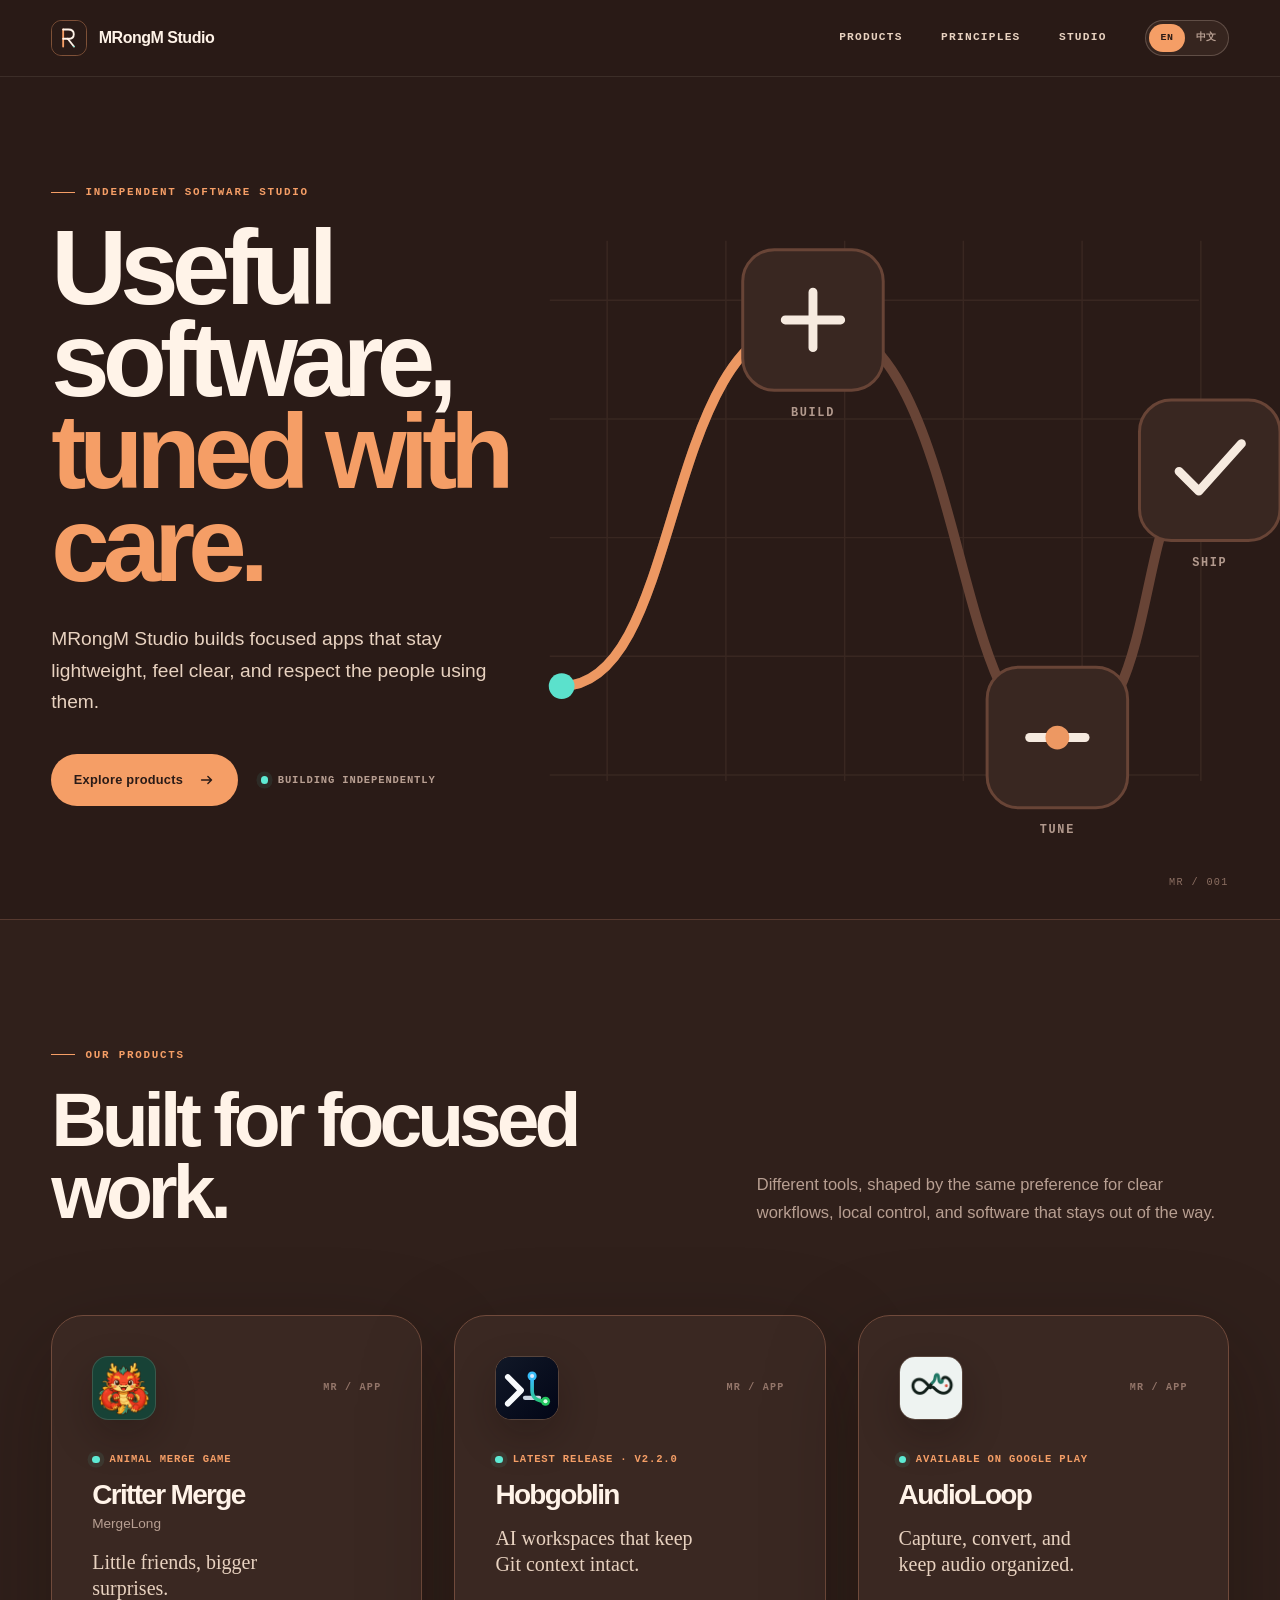
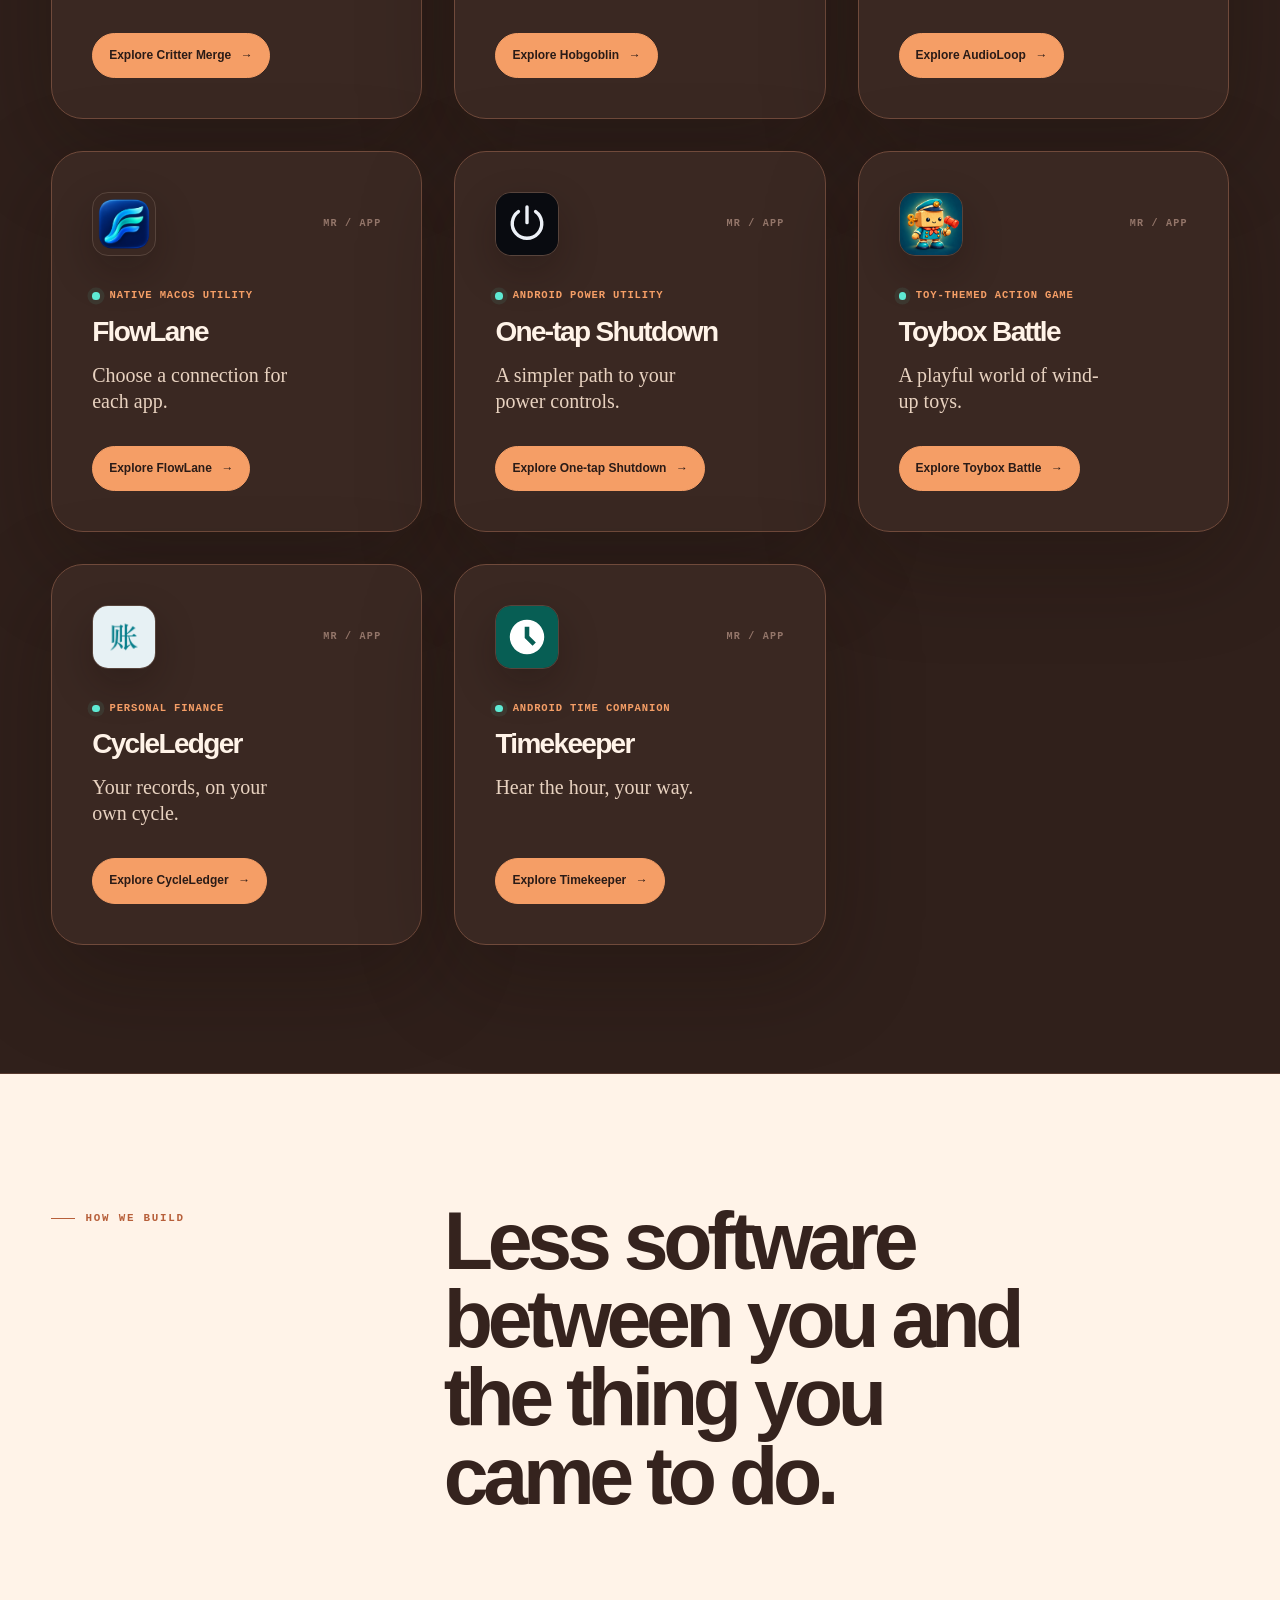
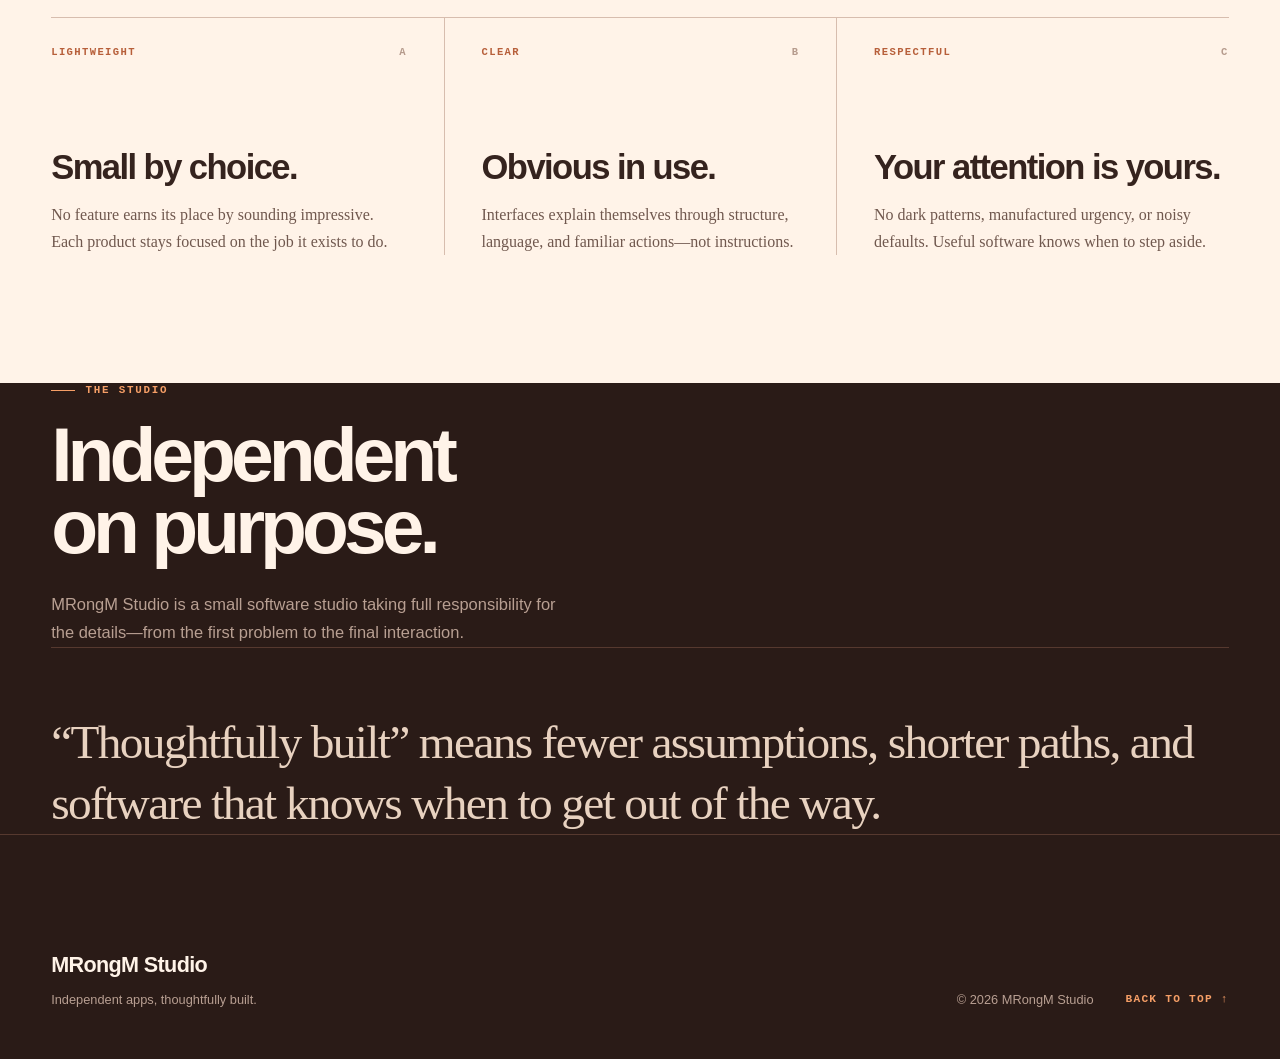
<file: index.html>
<!doctype html>
<html lang="en">
<head>
  <meta charset="utf-8">
  <meta name="viewport" content="width=device-width, initial-scale=1">
  <meta name="theme-color" content="#2A1B17">
  <meta name="color-scheme" content="dark light">
  <meta name="description" content="MRongM Studio builds focused independent apps and tools for everyday life and work." data-i18n-content="meta.description">
  <meta property="og:type" content="website">
  <meta property="og:title" content="MRongM Studio — Independent apps and developer tools" data-i18n-content="meta.ogTitle">
  <meta property="og:description" content="Independent apps and developer tools, thoughtfully built." data-i18n-content="meta.ogDescription">
  <meta property="og:image" content="resource/mrongm-header.png">
  <link rel="icon" href="resource/mrongm-developer-icon.svg" type="image/svg+xml">
  <link rel="apple-touch-icon" href="resource/mrongm-developer-icon.png">
  <link rel="stylesheet" href="styles.css">
  <script type="module" src="scripts/i18n.mjs"></script>
  <title data-i18n="meta.title">MRongM Studio — Independent apps and developer tools</title>
</head>
<body id="top">
  <a class="skip-link" href="#main-content" data-i18n="a11y.skip">Skip to content</a>

  <header class="site-header">
    <div class="site-header__inner">
      <a class="brand" href="#top" aria-label="MRongM Studio home" data-i18n-aria-label="a11y.brandHome">
        <img class="brand__mark" src="resource/mrongm-developer-icon.svg" alt="" width="36" height="36">
        <span class="brand__name">MRongM Studio</span>
      </a>

      <div class="site-header__tools">
        <nav class="site-nav" aria-label="Primary navigation" data-i18n-aria-label="a11y.primaryNavigation">
          <a href="#products" data-i18n="nav.products">Products</a>
          <a href="#principles" data-i18n="nav.principles">Principles</a>
          <a href="#studio" data-i18n="nav.studio">Studio</a>
        </nav>

        <div class="language-switcher" data-language-switcher role="group" aria-label="Language selection" data-i18n-aria-label="a11y.languageSelection" hidden>
          <button type="button" data-language="en" lang="en" aria-label="Switch to English" aria-pressed="true">EN</button>
          <button type="button" data-language="zh-CN" lang="zh-CN" aria-label="切换到简体中文" aria-pressed="false">中文</button>
        </div>
      </div>
    </div>
  </header>

  <main id="main-content">
    <section class="hero" aria-labelledby="hero-title">
      <div class="hero__inner">
        <div class="hero__copy">
          <p class="eyebrow hero__eyebrow" data-i18n="hero.eyebrow">Independent software studio</p>
          <h1 id="hero-title"><span class="hero__title-lead" data-i18n="hero.titleLead">Useful software,</span><br><span class="hero__title-accent" data-i18n="hero.titleAccent">tuned with care.</span></h1>
          <p class="hero__intro" data-i18n="hero.intro">MRongM Studio builds focused apps that stay lightweight, feel clear, and respect the people using them.</p>

          <div class="hero__actions">
            <a class="button button--primary" href="#products">
              <span data-i18n="hero.explore">Explore products</span>
              <svg aria-hidden="true" viewBox="0 0 20 20" width="18" height="18">
                <path d="M4 10h11M11 6l4 4-4 4" fill="none" stroke="currentColor" stroke-linecap="round" stroke-linejoin="round" stroke-width="1.6"/>
              </svg>
            </a>
            <p class="studio-status"><span class="status-dot" aria-hidden="true"></span><span data-i18n="hero.status">Building independently</span></p>
          </div>
        </div>

        <div class="signal" aria-hidden="true">
          <svg class="signal__art" viewBox="0 0 760 650" focusable="false">
            <g class="signal__grid">
              <path d="M80 52v546M200 52v546M320 52v546M440 52v546M560 52v546M680 52v546"/>
              <path d="M22 112h656M22 232h656M22 352h656M22 472h656M22 592h656"/>
            </g>
            <path class="signal-path signal-path--base" d="M34 502C160 502 132 132 288 132s137 422 247 422 74-270 154-270"/>
            <path class="signal-path signal-path--active" pathLength="1" d="M34 502C160 502 132 132 288 132"/>
            <g class="signal__nodes">
              <circle class="signal__node signal__node--start" cx="34" cy="502" r="13"/>
              <circle cx="288" cy="132" r="11"/>
              <circle cx="535" cy="554" r="11"/>
              <circle class="signal__node signal__node--end" cx="689" cy="284" r="11"/>
            </g>
            <g class="signal__steps">
              <g transform="translate(217 61)">
                <rect width="142" height="142" rx="32"/>
                <path d="M43 71h56M71 43v56"/>
                <text x="71" y="168" text-anchor="middle" data-i18n="hero.build">BUILD</text>
              </g>
              <g transform="translate(464 483)">
                <rect width="142" height="142" rx="32"/>
                <path d="M43 71h56"/>
                <circle cx="71" cy="71" r="12"/>
                <text x="71" y="168" text-anchor="middle" data-i18n="hero.tune">TUNE</text>
              </g>
              <g transform="translate(618 213)">
                <rect width="142" height="142" rx="32"/>
                <path d="m40 72 20 20 43-48"/>
                <text x="71" y="168" text-anchor="middle" data-i18n="hero.ship">SHIP</text>
              </g>
            </g>
          </svg>
        </div>

        <p class="hero__index" aria-hidden="true">MR / 001</p>
      </div>
    </section>

    <section class="products-section" id="products" aria-labelledby="products-title">
      <div class="section-inner">
        <div class="products-heading">
          <div>
            <p class="eyebrow" data-i18n="products.eyebrow">Our products</p>
            <h2 id="products-title" data-i18n="products.title">Built for focused work.</h2>
          </div>
          <p data-i18n="products.intro">Different tools, shaped by the same preference for clear workflows, local control, and software that stays out of the way.</p>
        </div>

        <div class="products-grid" aria-label="Products" data-i18n-aria-label="products.listLabel">
          <article class="product-panel product-card" aria-labelledby="critter-merge-title">
            <div class="product-panel__body">
              <div class="product-identity"><img class="product-icon product-icon--critter" src="resource/products/critter-merge/icon.png" alt="" width="64" height="64"><span class="product-code" aria-hidden="true">MR / APP</span></div>
              <p class="product-status"><span class="status-dot" aria-hidden="true"></span><span data-i18n="critter.status">Animal merge game</span></p>
              <h3 id="critter-merge-title" data-i18n="critter.name">Critter Merge</h3>
              <p class="product-alias">MergeLong</p>
              <p class="product-tagline" data-i18n="critter.tagline">Little friends, bigger surprises.</p>
              <div class="product-actions"><a class="product-link product-link--primary" href="apps/critter-merge/"><span data-i18n="critter.explore">Explore Critter Merge</span><span aria-hidden="true">→</span></a></div>
            </div>
          </article>
          <article class="product-panel product-card" aria-labelledby="hobgoblin-title">
            <div class="product-panel__body">
              <div class="product-identity"><img class="product-icon" src="resource/products/hobgoblin/icon.svg" alt="" width="64" height="64"><span class="product-code" aria-hidden="true">MR / APP</span></div>
              <p class="product-status"><span class="status-dot" aria-hidden="true"></span><span data-i18n="hobgoblin.status">Latest release · v2.2.0</span></p>
              <h3 id="hobgoblin-title">Hobgoblin</h3>
              <p class="product-tagline" data-i18n="hobgoblin.tagline">AI workspaces that keep Git context intact.</p>
              <div class="product-actions"><a class="product-link product-link--primary" href="apps/hobgoblin/"><span data-i18n="hobgoblin.explore">Explore Hobgoblin</span><span aria-hidden="true">→</span></a></div>
            </div>
          </article>
          <article class="product-panel product-card" aria-labelledby="audioloop-title">
            <div class="product-panel__body">
              <div class="product-identity"><img class="product-icon" src="resource/products/audioloop/icon.png" alt="" width="64" height="64"><span class="product-code" aria-hidden="true">MR / APP</span></div>
              <p class="product-status"><span class="status-dot" aria-hidden="true"></span><span data-i18n="audioloop.status">Available on Google Play</span></p>
              <h3 id="audioloop-title">AudioLoop</h3>
              <p class="product-tagline" data-i18n="audioloop.tagline">Capture, convert, and keep audio organized.</p>
              <div class="product-actions"><a class="product-link product-link--primary" href="apps/audioloop/"><span data-i18n="audioloop.explore">Explore AudioLoop</span><span aria-hidden="true">→</span></a></div>
            </div>
          </article>
          <article class="product-panel product-card" aria-labelledby="flowlane-title">
            <div class="product-panel__body">
              <div class="product-identity"><img class="product-icon" src="apps/flowlane/assets/flowlane.png" alt="" width="64" height="64"><span class="product-code" aria-hidden="true">MR / APP</span></div>
              <p class="product-status"><span class="status-dot" aria-hidden="true"></span><span data-i18n="flowlane.status">Native macOS utility</span></p>
              <h3 id="flowlane-title">FlowLane</h3>
              <p class="product-tagline" data-i18n="flowlane.tagline">Choose a connection for each app.</p>
              <div class="product-actions"><a class="product-link product-link--primary" href="apps/flowlane/"><span data-i18n="flowlane.action">Explore FlowLane</span><span aria-hidden="true">→</span></a></div>
            </div>
          </article>
          <article class="product-panel product-card" aria-labelledby="one-tap-shutdown-title">
            <div class="product-panel__body">
              <div class="product-identity"><img class="product-icon" src="resource/products/one-tap-shutdown/icon.svg" alt="" width="64" height="64"><span class="product-code" aria-hidden="true">MR / APP</span></div>
              <p class="product-status"><span class="status-dot" aria-hidden="true"></span><span data-i18n="shutdown.status">Android power utility</span></p>
              <h3 id="one-tap-shutdown-title">One-tap Shutdown</h3>
              <p class="product-tagline" data-i18n="shutdown.tagline">A simpler path to your power controls.</p>
              <div class="product-actions"><a class="product-link product-link--primary" href="apps/one-tap-shutdown/"><span data-i18n="shutdown.explore">Explore One-tap Shutdown</span><span aria-hidden="true">→</span></a></div>
            </div>
          </article>
          <article class="product-panel product-card" aria-labelledby="toybox-battle-title">
            <div class="product-panel__body">
              <div class="product-identity"><img class="product-icon" src="resource/products/toybox-battle/icon.png" alt="" width="64" height="64"><span class="product-code" aria-hidden="true">MR / APP</span></div>
              <p class="product-status"><span class="status-dot" aria-hidden="true"></span><span data-i18n="toybox.status">Toy-themed action game</span></p>
              <h3 id="toybox-battle-title">Toybox Battle</h3>
              <p class="product-tagline" data-i18n="toybox.tagline">A playful world of wind-up toys.</p>
              <div class="product-actions"><a class="product-link product-link--primary" href="apps/toybox-battle/"><span data-i18n="toybox.explore">Explore Toybox Battle</span><span aria-hidden="true">→</span></a></div>
            </div>
          </article>
          <article class="product-panel product-card" aria-labelledby="cycleledger-title">
            <div class="product-panel__body">
              <div class="product-identity"><img class="product-icon" src="resource/products/cycleledger/icon.png" alt="" width="64" height="64"><span class="product-code" aria-hidden="true">MR / APP</span></div>
              <p class="product-status"><span class="status-dot" aria-hidden="true"></span><span data-i18n="cycle.status">Personal finance</span></p>
              <h3 id="cycleledger-title">CycleLedger</h3>
              <p class="product-tagline" data-i18n="cycle.tagline">Your records, on your own cycle.</p>
              <div class="product-actions"><a class="product-link product-link--primary" href="apps/cycleledger/"><span data-i18n="cycle.explore">Explore CycleLedger</span><span aria-hidden="true">→</span></a></div>
            </div>
          </article>
          <article class="product-panel product-card" aria-labelledby="timekeeper-title">
            <div class="product-panel__body">
              <div class="product-identity"><img class="product-icon" src="resource/products/timekeeper/icon.svg" alt="" width="64" height="64"><span class="product-code" aria-hidden="true">MR / APP</span></div>
              <p class="product-status"><span class="status-dot" aria-hidden="true"></span><span data-i18n="timekeeper.status">Android time companion</span></p>
              <h3 id="timekeeper-title">Timekeeper</h3>
              <p class="product-tagline" data-i18n="timekeeper.tagline">Hear the hour, your way.</p>
              <div class="product-actions"><a class="product-link product-link--primary" href="apps/timekeeper/"><span data-i18n="timekeeper.explore">Explore Timekeeper</span><span aria-hidden="true">→</span></a></div>
            </div>
          </article>
        </div>
      </div>
    </section>

    <section class="principles-section" id="principles" aria-labelledby="principles-title">
      <div class="section-inner">
        <div class="section-heading">
          <p class="eyebrow eyebrow--dark" data-i18n="principles.eyebrow">How we build</p>
          <h2 id="principles-title" data-i18n="principles.title">Less software between you and the thing you came to do.</h2>
        </div>

        <ol class="principles-list">
          <li>
            <p class="principle-label"><span data-i18n="principles.lightweight.label">Lightweight</span><span aria-hidden="true">A</span></p>
            <h3 data-i18n="principles.lightweight.title">Small by choice.</h3>
            <p data-i18n="principles.lightweight.body">No feature earns its place by sounding impressive. Each product stays focused on the job it exists to do.</p>
          </li>
          <li>
            <p class="principle-label"><span data-i18n="principles.clear.label">Clear</span><span aria-hidden="true">B</span></p>
            <h3 data-i18n="principles.clear.title">Obvious in use.</h3>
            <p data-i18n="principles.clear.body">Interfaces explain themselves through structure, language, and familiar actions—not instructions.</p>
          </li>
          <li>
            <p class="principle-label"><span data-i18n="principles.respectful.label">Respectful</span><span aria-hidden="true">C</span></p>
            <h3 data-i18n="principles.respectful.title">Your attention is yours.</h3>
            <p data-i18n="principles.respectful.body">No dark patterns, manufactured urgency, or noisy defaults. Useful software knows when to step aside.</p>
          </li>
        </ol>
      </div>
    </section>

    <section class="studio-section" id="studio" aria-labelledby="studio-title">
      <div class="section-inner studio-section__inner">
        <div class="studio-copy">
          <p class="eyebrow" data-i18n="studio.eyebrow">The studio</p>
          <h2 id="studio-title"><span data-i18n="studio.titleLead">Independent</span><br><span data-i18n="studio.titleAccent">on purpose.</span></h2>
          <p data-i18n="studio.body">MRongM Studio is a small software studio taking full responsibility for the details—from the first problem to the final interaction.</p>
        </div>

        <blockquote>
          <p data-i18n="studio.quote">“Thoughtfully built” means fewer assumptions, shorter paths, and software that knows when to get out of the way.</p>
        </blockquote>
      </div>
    </section>
  </main>

  <footer class="site-footer">
    <div class="site-footer__inner">
      <div>
        <p class="site-footer__brand">MRongM Studio</p>
        <p data-i18n="footer.tagline">Independent apps, thoughtfully built.</p>
      </div>
      <div class="site-footer__meta">
        <p data-i18n="footer.copyright">© 2026 MRongM Studio</p>
        <a href="#top"><span data-i18n="footer.backToTop">Back to top</span> <span aria-hidden="true">↑</span></a>
      </div>
    </div>
  </footer>
</body>
</html>
</file>
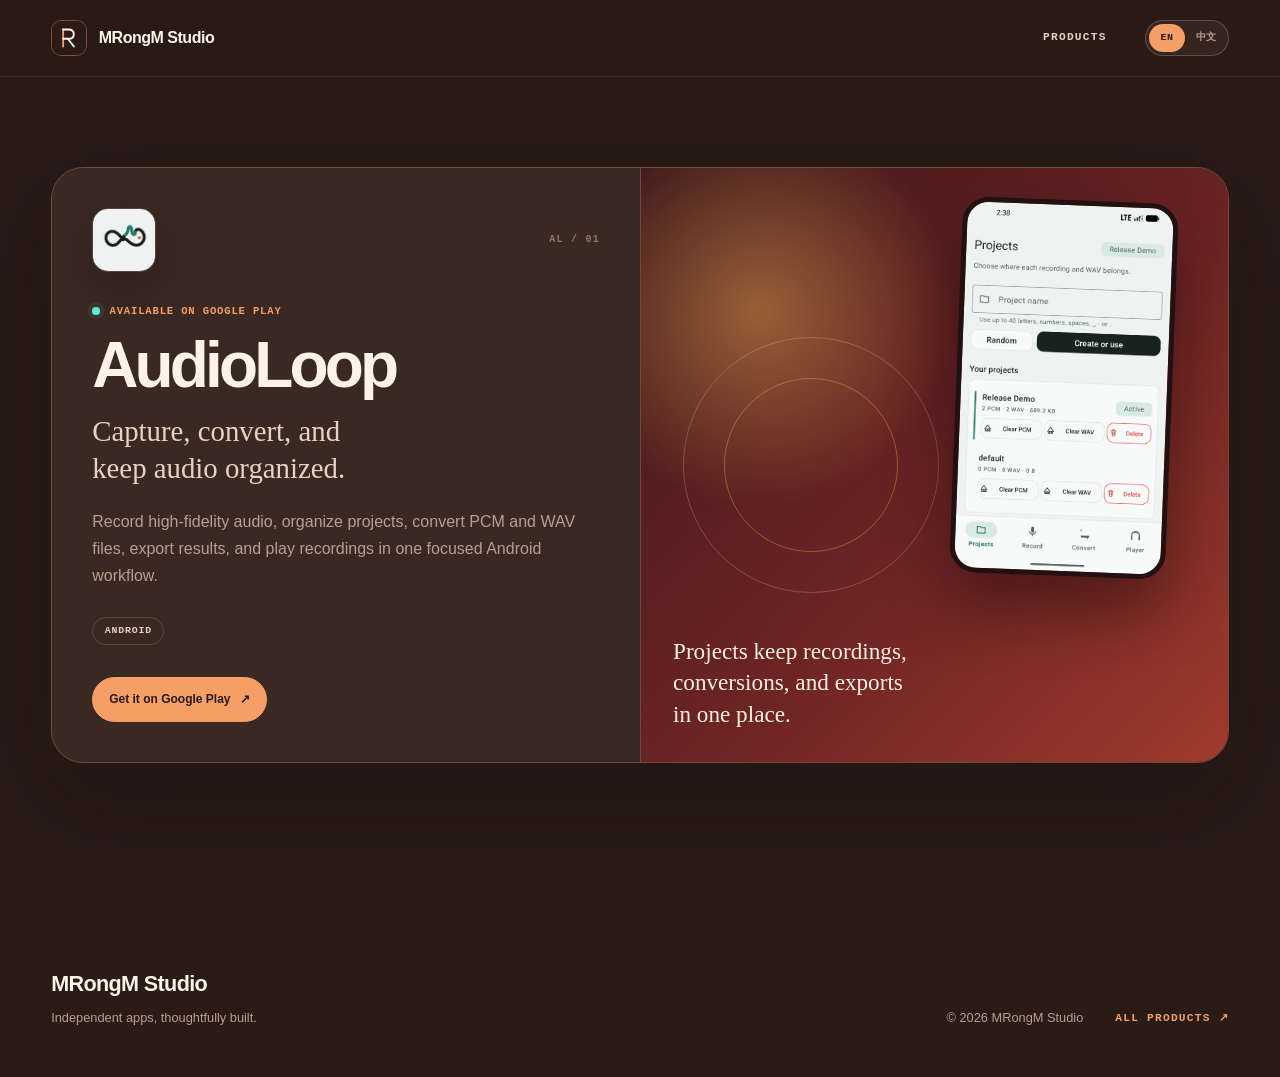
<file: apps/audioloop/index.html>
<!doctype html>
<html lang="en">
<head>
  <meta charset="utf-8">
  <meta name="viewport" content="width=device-width, initial-scale=1">
  <meta name="theme-color" content="#2A1B17">
  <title>AudioLoop — MRongM Studio</title>
  <meta name="description" content="Record, convert, organize and play audio on Android." data-i18n-content="audioloop.description">
  <link rel="icon" href="../../resource/mrongm-developer-icon.svg" type="image/svg+xml">
  <link rel="stylesheet" href="../../styles.css">
  <script type="module" src="../../scripts/i18n.mjs"></script>
</head>
<body id="top">
  <a class="skip-link" href="#main-content" data-i18n="a11y.skip">Skip to content</a>
  <header class="site-header"><div class="site-header__inner">
    <a class="brand" href="../../" aria-label="MRongM Studio home" data-i18n-aria-label="a11y.brandHome"><img class="brand__mark" src="../../resource/mrongm-developer-icon.svg" alt="" width="36" height="36"><span class="brand__name">MRongM Studio</span></a>
    <div class="site-header__tools"><nav class="site-nav" aria-label="Primary navigation" data-i18n-aria-label="a11y.primaryNavigation"><a href="../../#products" data-i18n="nav.products">Products</a></nav>
      <div class="language-switcher" data-language-switcher role="group" aria-label="Language selection" data-i18n-aria-label="a11y.languageSelection" hidden><button type="button" data-language="en" lang="en" aria-label="Switch to English" aria-pressed="true">EN</button><button type="button" data-language="zh-CN" lang="zh-CN" aria-label="切换到简体中文" aria-pressed="false">中文</button></div>
    </div>
  </div></header>
  <main id="main-content" class="product-detail"><div class="section-inner">
<article class="product-panel product-panel--audioloop" aria-labelledby="audioloop-title">
            <div class="product-panel__body">
              <div class="product-identity">
                <img class="product-icon" src="../../resource/products/audioloop/icon.png" alt="" width="64" height="64">
                <span class="product-code" aria-hidden="true">AL / 01</span>
              </div>

              <p class="product-status"><span class="status-dot" aria-hidden="true"></span><span data-i18n="audioloop.status">Available on Google Play</span></p>
              <h1 id="audioloop-title">AudioLoop</h1>
              <p class="product-tagline" data-i18n="audioloop.tagline">Capture, convert, and keep audio organized.</p>
              <p class="product-description" data-i18n="audioloop.description">Record high-fidelity audio, organize projects, convert PCM and WAV files, export results, and play recordings in one focused Android workflow.</p>

              <ul class="product-platforms" aria-label="AudioLoop platforms" data-i18n-aria-label="audioloop.platformsLabel">
                <li>Android</li>
              </ul>

              <div class="product-actions">
                <a class="product-link product-link--primary" href="https://play.google.com/store/apps/details?id=com.mrongm.audioloop">
                  <span data-i18n="audioloop.playAction">Get it on Google Play</span>
                  <span aria-hidden="true">↗</span>
                </a>
              </div>
            </div>

            <figure class="product-visual product-visual--audioloop">
              <div class="audioloop-orbit" aria-hidden="true"></div>
              <img class="audioloop-screen" src="../../resource/products/audioloop/projects.png" alt="AudioLoop Projects screen on Android" data-i18n-alt="audioloop.screenAlt" width="1080" height="1920" loading="lazy">
              <figcaption data-i18n="audioloop.caption">Projects keep recordings, conversions, and exports in one place.</figcaption>
            </figure>
          </article>
  </div></main>
  <footer class="site-footer"><div class="site-footer__inner"><div><p class="site-footer__brand">MRongM Studio</p><p data-i18n="footer.tagline">Independent apps, thoughtfully built.</p></div><div class="site-footer__meta"><p data-i18n="footer.copyright">© 2026 MRongM Studio</p><a href="../../#products"><span data-i18n="product.back">All products</span> <span aria-hidden="true">↗</span></a></div></div></footer>
</body>
</html>
</file>
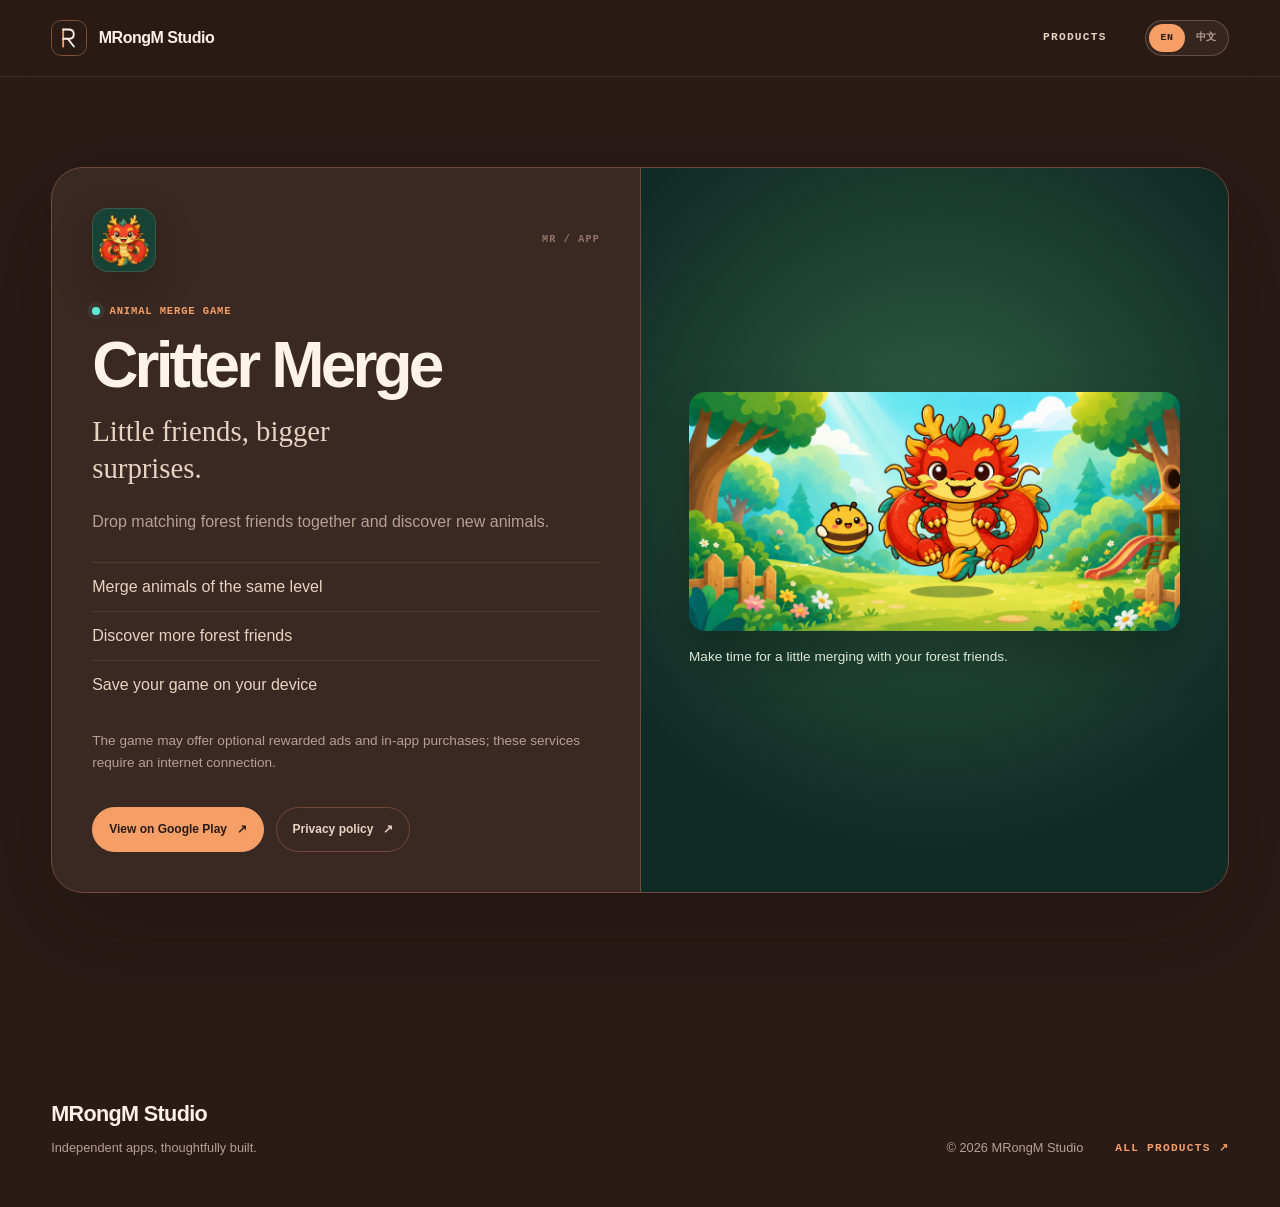
<file: apps/critter-merge/index.html>
<!doctype html>
<html lang="en">
<head>
  <meta charset="utf-8">
  <meta name="viewport" content="width=device-width, initial-scale=1">
  <meta name="theme-color" content="#2A1B17">
  <title>Critter Merge — MRongM Studio</title>
  <meta name="description" content="Drop matching forest friends together and discover new animals." data-i18n-content="critter.description">
  <link rel="icon" href="../../resource/mrongm-developer-icon.svg" type="image/svg+xml">
  <link rel="stylesheet" href="../../styles.css">
  <script type="module" src="../../scripts/i18n.mjs"></script>
</head>
<body id="top">
  <a class="skip-link" href="#main-content" data-i18n="a11y.skip">Skip to content</a>
  <header class="site-header"><div class="site-header__inner">
    <a class="brand" href="../../" aria-label="MRongM Studio home" data-i18n-aria-label="a11y.brandHome"><img class="brand__mark" src="../../resource/mrongm-developer-icon.svg" alt="" width="36" height="36"><span class="brand__name">MRongM Studio</span></a>
    <div class="site-header__tools"><nav class="site-nav" aria-label="Primary navigation" data-i18n-aria-label="a11y.primaryNavigation"><a href="../../#products" data-i18n="nav.products">Products</a></nav>
      <div class="language-switcher" data-language-switcher role="group" aria-label="Language selection" data-i18n-aria-label="a11y.languageSelection" hidden><button type="button" data-language="en" lang="en" aria-label="Switch to English" aria-pressed="true">EN</button><button type="button" data-language="zh-CN" lang="zh-CN" aria-label="切换到简体中文" aria-pressed="false">中文</button></div>
    </div>
  </div></header>
  <main id="main-content" class="product-detail"><div class="section-inner">
<article class="product-panel product-panel--detail" aria-labelledby="critter-merge-title">
  <div class="product-panel__body">
    <div class="product-identity"><img class="product-icon product-icon--critter" src="../../resource/products/critter-merge/icon.png" alt="" width="64" height="64"><span class="product-code" aria-hidden="true">MR / APP</span></div>
    <p class="product-status"><span class="status-dot" aria-hidden="true"></span><span data-i18n="critter.status">Animal merge game</span></p>
    <h1 id="critter-merge-title">Critter Merge</h1>
    <p class="product-tagline" data-i18n="critter.tagline">Little friends, bigger surprises.</p>
    <p class="product-description" data-i18n="critter.description">Drop matching forest friends together and discover new animals.</p>
    <ul class="detail-features"><li data-i18n="critter.feature1">Merge animals of the same level</li><li data-i18n="critter.feature2">Discover more forest friends</li><li data-i18n="critter.feature3">Save your game on your device</li></ul>
    <p class="detail-note" data-i18n="critter.note">The game may offer optional rewarded ads and in-app purchases; these services require an internet connection.</p>
    <div class="product-actions"><a class="product-link product-link--primary" href="https://play.google.com/store/apps/details?id=com.mrongm.mergelong"><span data-i18n="critter.open">View on Google Play</span><span aria-hidden="true">↗</span></a><a class="product-link" href="https://privacy-policy.328064.xyz/critter-merge/"><span data-i18n="product.privacy">Privacy policy</span><span aria-hidden="true">↗</span></a></div>
  </div>
  <figure class="product-visual product-visual--critter-merge"><img src="../../resource/products/critter-merge/feature.png" alt="Critter Merge dragon and bee characters in a forest playground" data-i18n-alt="critter.artAlt" width="1024" height="500"><figcaption data-i18n="critter.artCaption">Make time for a little merging with your forest friends.</figcaption></figure>
</article>
  </div></main>
  <footer class="site-footer"><div class="site-footer__inner"><div><p class="site-footer__brand">MRongM Studio</p><p data-i18n="footer.tagline">Independent apps, thoughtfully built.</p></div><div class="site-footer__meta"><p data-i18n="footer.copyright">© 2026 MRongM Studio</p><a href="../../#products"><span data-i18n="product.back">All products</span> <span aria-hidden="true">↗</span></a></div></div></footer>
</body>
</html>
</file>
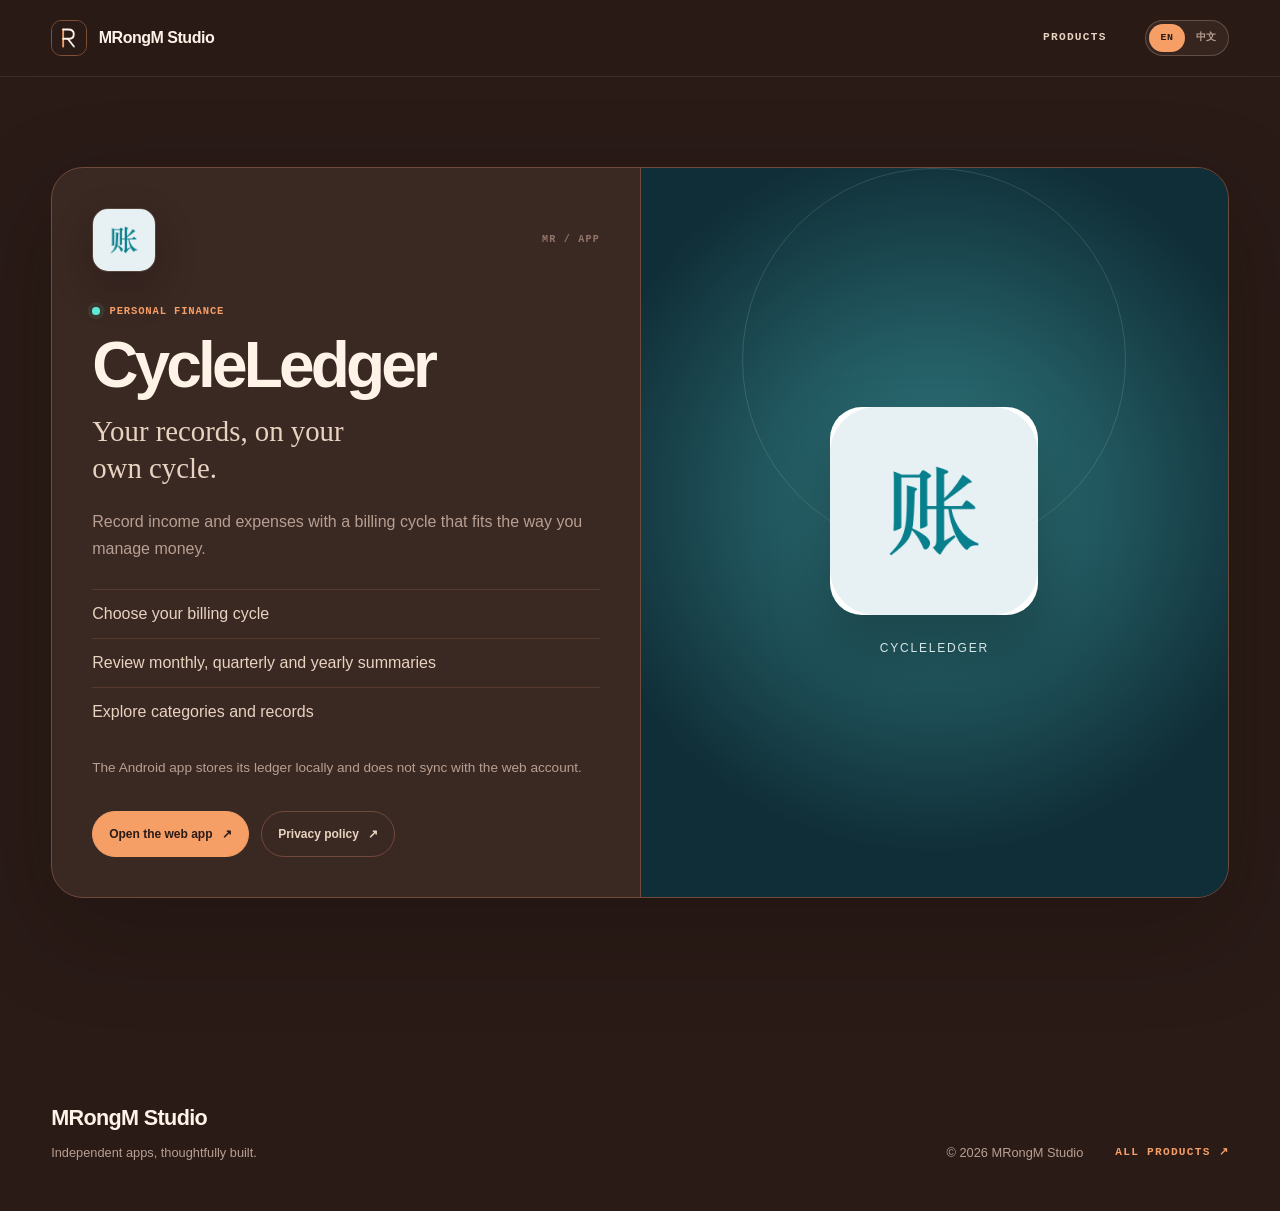
<file: apps/cycleledger/index.html>
<!doctype html>
<html lang="en">
<head>
  <meta charset="utf-8">
  <meta name="viewport" content="width=device-width, initial-scale=1">
  <meta name="theme-color" content="#2A1B17">
  <title>CycleLedger — MRongM Studio</title>
  <meta name="description" content="Record income and expenses with a billing cycle that fits the way you manage money." data-i18n-content="cycle.description">
  <link rel="icon" href="../../resource/mrongm-developer-icon.svg" type="image/svg+xml">
  <link rel="stylesheet" href="../../styles.css">
  <script type="module" src="../../scripts/i18n.mjs"></script>
</head>
<body id="top">
  <a class="skip-link" href="#main-content" data-i18n="a11y.skip">Skip to content</a>
  <header class="site-header"><div class="site-header__inner">
    <a class="brand" href="../../" aria-label="MRongM Studio home" data-i18n-aria-label="a11y.brandHome"><img class="brand__mark" src="../../resource/mrongm-developer-icon.svg" alt="" width="36" height="36"><span class="brand__name">MRongM Studio</span></a>
    <div class="site-header__tools"><nav class="site-nav" aria-label="Primary navigation" data-i18n-aria-label="a11y.primaryNavigation"><a href="../../#products" data-i18n="nav.products">Products</a></nav>
      <div class="language-switcher" data-language-switcher role="group" aria-label="Language selection" data-i18n-aria-label="a11y.languageSelection" hidden><button type="button" data-language="en" lang="en" aria-label="Switch to English" aria-pressed="true">EN</button><button type="button" data-language="zh-CN" lang="zh-CN" aria-label="切换到简体中文" aria-pressed="false">中文</button></div>
    </div>
  </div></header>
  <main id="main-content" class="product-detail"><div class="section-inner">
<article class="product-panel product-panel--detail" aria-labelledby="cycleledger-title">
  <div class="product-panel__body">
    <div class="product-identity"><img class="product-icon" src="../../resource/products/cycleledger/icon.png" alt="" width="64" height="64"><span class="product-code" aria-hidden="true">MR / APP</span></div>
    <p class="product-status"><span class="status-dot" aria-hidden="true"></span><span data-i18n="cycle.status">Personal finance</span></p>
    <h1 id="cycleledger-title">CycleLedger</h1>
    <p class="product-tagline" data-i18n="cycle.tagline">Your records, on your own cycle.</p>
    <p class="product-description" data-i18n="cycle.description">Record income and expenses with a billing cycle that fits the way you manage money.</p>
    <ul class="detail-features"><li data-i18n="cycle.feature1">Choose your billing cycle</li><li data-i18n="cycle.feature2">Review monthly, quarterly and yearly summaries</li><li data-i18n="cycle.feature3">Explore categories and records</li></ul>
    <p class="detail-note" data-i18n="cycle.note">The Android app stores its ledger locally and does not sync with the web account.</p>
    <div class="product-actions"><a class="product-link product-link--primary" href="https://ledger.mrongm.serv00.net/"><span data-i18n="cycle.open">Open the web app</span><span aria-hidden="true">↗</span></a><a class="product-link" href="https://privacy-policy.328064.xyz/cycleledger/"><span data-i18n="product.privacy">Privacy policy</span><span aria-hidden="true">↗</span></a></div>
  </div>
  <div class="product-visual product-visual--cycleledger detail-art" aria-hidden="true"><div class="detail-art__orbit"></div><img src="../../resource/products/cycleledger/icon.png" alt="" width="192" height="192"><span class="detail-art__name">CycleLedger</span></div>
</article>
  </div></main>
  <footer class="site-footer"><div class="site-footer__inner"><div><p class="site-footer__brand">MRongM Studio</p><p data-i18n="footer.tagline">Independent apps, thoughtfully built.</p></div><div class="site-footer__meta"><p data-i18n="footer.copyright">© 2026 MRongM Studio</p><a href="../../#products"><span data-i18n="product.back">All products</span> <span aria-hidden="true">↗</span></a></div></div></footer>
</body>
</html>
</file>
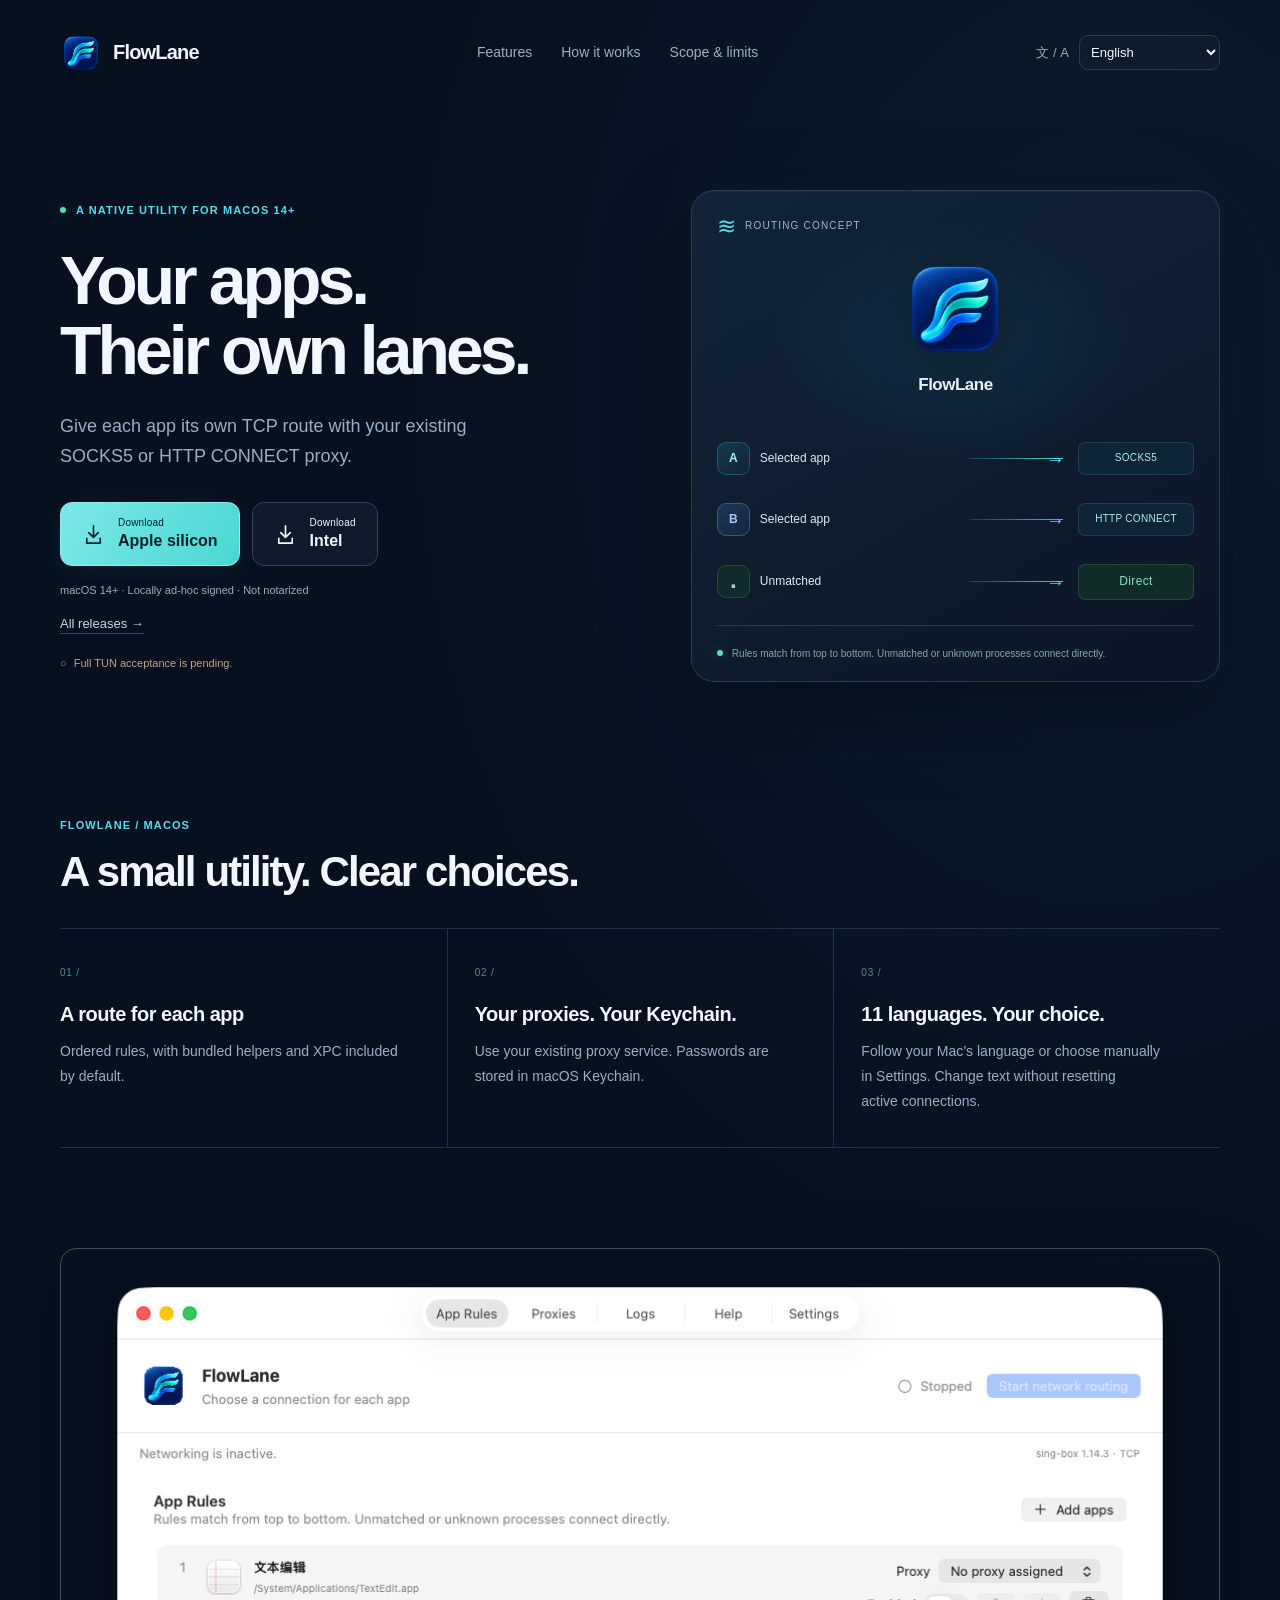
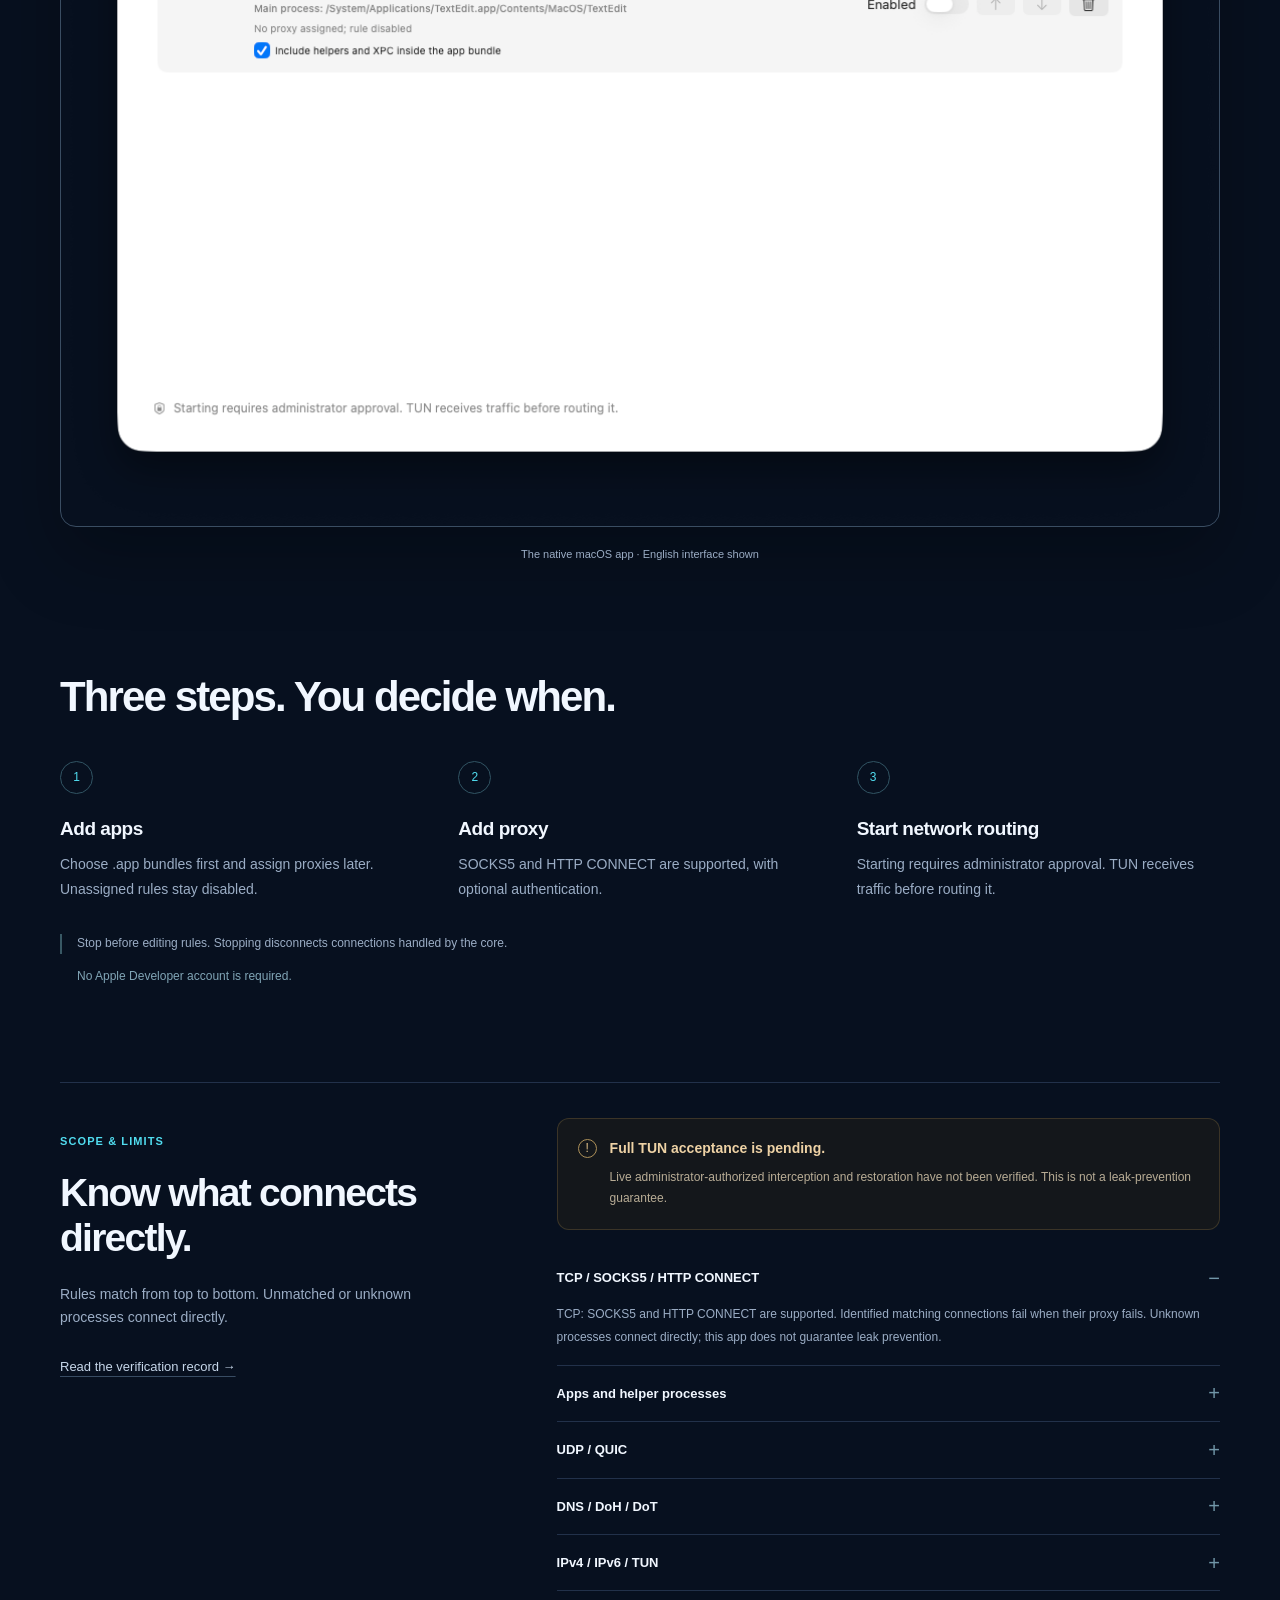
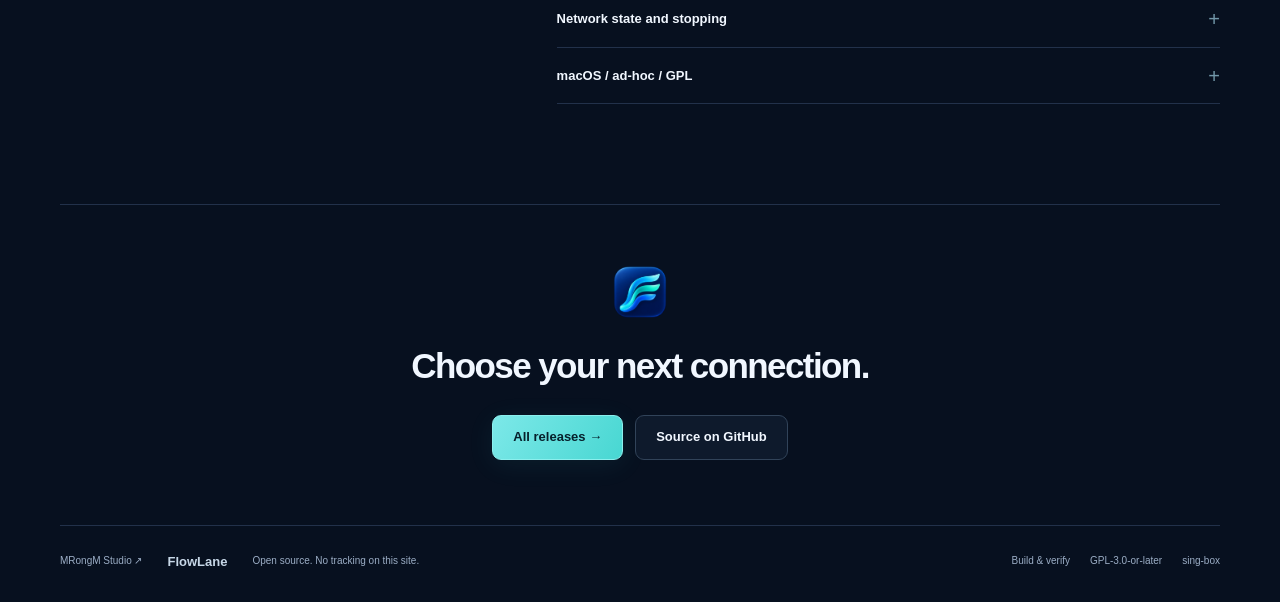
<file: apps/flowlane/index.html>
<!doctype html>
<html lang="en" dir="ltr">
<head>
  <meta charset="utf-8">
  <meta name="viewport" content="width=device-width, initial-scale=1">
  <meta name="theme-color" content="#07101f">
  <meta name="description" content="FlowLane is a native macOS utility for assigning existing SOCKS5 and HTTP CONNECT proxies to individual apps. Know what connects directly.">
  <meta http-equiv="Content-Security-Policy" content="default-src 'self'; script-src 'self'; style-src 'self'; img-src 'self'; connect-src 'self'; base-uri 'none'; form-action 'none'">
  <meta property="og:title" content="FlowLane — Your apps. Their own lanes.">
  <meta property="og:type" content="website">
  <meta property="og:url" content="https://mrongm.328064.xyz/apps/flowlane/">
  <meta property="og:image" content="https://mrongm.328064.xyz/apps/flowlane/assets/flowlane.png">
  <title>FlowLane — Your apps. Their own lanes.</title>
  <link rel="canonical" href="https://mrongm.328064.xyz/apps/flowlane/">
  <link rel="icon" type="image/png" href="./assets/flowlane.png">
  <link rel="stylesheet" href="./style.css">
  <script type="module" src="./app.mjs"></script>
</head>
<body>
  <a class="skip-link" href="#main" data-i18n="skip">Skip to content</a>
  <header class="site-header wrap">
    <a class="brand" href="#" aria-label="FlowLane"><img src="./assets/flowlane.png" width="42" height="42" alt=""><span data-i18n="brand">FlowLane</span></a>
    <nav aria-label="Main navigation" data-i18n-aria="navigation">
      <a href="#features" data-i18n="navFeatures">Features</a>
      <a href="#how" data-i18n="navHow">How it works</a>
      <a href="#scope" data-i18n="navScope">Scope &amp; limits</a>
    </nav>
    <label class="language-control"><span class="language-icon" aria-hidden="true">文 / A</span><span class="sr-only" data-i18n="language">Interface language</span><select id="language" aria-label="Interface language" data-i18n-aria="language" disabled>
      <option value="en" lang="en">English</option><option value="zh-Hans" lang="zh-Hans">简体中文</option><option value="zh-Hant" lang="zh-Hant">繁體中文</option><option value="ja" lang="ja">日本語</option><option value="ko" lang="ko">한국어</option><option value="fr" lang="fr">Français</option><option value="de" lang="de">Deutsch</option><option value="es" lang="es">Español</option><option value="pt-BR" lang="pt-BR">Português (Brasil)</option><option value="ru" lang="ru">Русский</option><option value="ar" lang="ar">العربية</option>
    </select></label>
  </header>
  <main id="main">
    <section class="hero wrap" aria-labelledby="hero-title">
      <div class="hero-copy">
        <p class="eyebrow"><span class="status-dot" aria-hidden="true"></span><span data-i18n="eyebrow">A native utility for macOS 14+</span></p>
        <h1 id="hero-title" data-i18n="heroTitle">Your apps.
Their own lanes.</h1>
        <p class="hero-description" data-i18n="heroBody">Give each app its own TCP route with your existing SOCKS5 or HTTP CONNECT proxy.</p>
        <div class="downloads">
          <a class="button primary" href="https://github.com/MRongM/FlowLane/releases/latest/download/FlowLane-macos-arm64.zip"><svg viewBox="0 0 24 24" aria-hidden="true"><path d="M12 3v12m-5-5 5 5 5-5M5 16v5h14v-5"/></svg><span><span class="download-label" data-i18n="download">Download</span><bdi>Apple silicon</bdi></span></a>
          <a class="button secondary" href="https://github.com/MRongM/FlowLane/releases/latest/download/FlowLane-macos-x86_64.zip"><svg viewBox="0 0 24 24" aria-hidden="true"><path d="M12 3v12m-5-5 5 5 5-5M5 16v5h14v-5"/></svg><span><span class="download-label" data-i18n="download">Download</span><bdi>Intel</bdi></span></a>
        </div>
        <p class="download-note" data-i18n="downloadNote">macOS 14+ · Locally ad-hoc signed · Not notarized</p>
        <a class="text-link releases-link" href="https://github.com/MRongM/FlowLane/releases" data-i18n="releases">All releases →</a>
        <a class="hero-caution" href="#scope"><span aria-hidden="true">○</span><span data-i18n="acceptanceTitle">Full TUN acceptance is pending.</span></a>
      </div>
      <div class="routing-visual" role="img" aria-label="Selected app: SOCKS5 / HTTP CONNECT. Rules match from top to bottom. Unmatched or unknown processes connect directly." data-i18n-aria="diagramAria">
        <div class="visual-label"><span class="tiny-lanes" aria-hidden="true">≋</span><span data-i18n="diagramTitle">Routing concept</span></div>
        <div class="visual-brand"><img src="./assets/flowlane.png" alt="" width="108" height="108"><span>FlowLane</span></div>
        <div class="route"><span class="app-symbol" aria-hidden="true">A</span><span class="route-name" data-i18n="selectedApp">Selected app</span><span class="route-line cyan" aria-hidden="true"><span>→</span></span><bdi class="protocol">SOCKS5</bdi></div>
        <div class="route"><span class="app-symbol blue" aria-hidden="true">B</span><span class="route-name" data-i18n="selectedApp">Selected app</span><span class="route-line blue" aria-hidden="true"><span>→</span></span><bdi class="protocol">HTTP CONNECT</bdi></div>
        <div class="route direct-route"><span class="app-symbol muted" aria-hidden="true">·</span><span class="route-name" data-i18n="unmatched">Unmatched</span><span class="route-line teal" aria-hidden="true"><span>→</span></span><span class="protocol direct" data-i18n="direct">Direct</span></div>
        <div class="visual-foot"><span class="status-dot" aria-hidden="true"></span><span data-i18n="scopeIntro">Rules match from top to bottom. Unmatched or unknown processes connect directly.</span></div>
      </div>
    </section>
    <section id="features" class="features wrap" aria-labelledby="features-title">
      <div class="section-heading"><p class="eyebrow">FlowLane / macOS</p><h2 id="features-title" data-i18n="featuresTitle">A small utility. Clear choices.</h2></div>
      <div class="feature-grid">
        <article><span class="feature-number" aria-hidden="true">01 /</span><h3 data-i18n="featureRulesTitle">A route for each app</h3><p data-i18n="featureRulesBody">Ordered rules, with bundled helpers and XPC included by default.</p></article>
        <article><span class="feature-number" aria-hidden="true">02 /</span><h3 data-i18n="featureProxyTitle">Your proxies. Your Keychain.</h3><p data-i18n="featureProxyBody">Use your existing proxy service. Passwords are stored in macOS Keychain.</p></article>
        <article><span class="feature-number" aria-hidden="true">03 /</span><h3 data-i18n="featureLanguagesTitle">11 languages. Your choice.</h3><p data-i18n="featureLanguagesBody">Follow your Mac’s language or choose manually in Settings. Change text without resetting active connections.</p></article>
      </div>
    </section>
    <section class="app-preview wrap"><figure><img src="./assets/flowlane-ui-en.png" alt="The native macOS app · English interface shown" data-i18n-alt="screenshotCaption" loading="lazy" width="1152" height="872"><figcaption data-i18n="screenshotCaption">The native macOS app · English interface shown</figcaption></figure></section>
    <section id="how" class="how wrap" aria-labelledby="how-title">
      <div class="section-heading"><h2 id="how-title" data-i18n="howTitle">Three steps. You decide when.</h2></div>
      <ol class="steps">
        <li><span class="step-number" aria-hidden="true">1</span><h3 data-i18n="step1Title">Add apps</h3><p data-i18n="step1Body">Choose .app bundles first and assign proxies later. Unassigned rules stay disabled.</p></li>
        <li><span class="step-number" aria-hidden="true">2</span><h3 data-i18n="step2Title">Add proxy</h3><p data-i18n="step2Body">SOCKS5 and HTTP CONNECT are supported, with optional authentication.</p></li>
        <li><span class="step-number" aria-hidden="true">3</span><h3 data-i18n="step3Title">Start network routing</h3><p data-i18n="step3Body">Starting requires administrator approval. TUN receives traffic before routing it.</p></li>
      </ol>
      <p class="steps-note" data-i18n="stepsNote">Stop before editing rules. Stopping disconnects connections handled by the core.</p>
      <p class="account-note" data-i18n="accountNote">No Apple Developer account is required.</p>
    </section>
    <section id="scope" class="scope wrap" aria-labelledby="scope-title">
      <div class="scope-heading"><p class="eyebrow" data-i18n="navScope">Scope &amp; limits</p><h2 id="scope-title" data-i18n="scopeTitle">Know what connects directly.</h2><p data-i18n="scopeIntro">Rules match from top to bottom. Unmatched or unknown processes connect directly.</p><a class="text-link" href="https://github.com/MRongM/FlowLane/blob/main/docs/verification.md" data-i18n="verification">Read the verification record →</a></div>
      <div class="scope-details">
        <aside class="acceptance"><span class="notice-mark" aria-hidden="true">!</span><div><h3 data-i18n="acceptanceTitle">Full TUN acceptance is pending.</h3><p data-i18n="acceptanceBody">Live administrator-authorized interception and restoration have not been verified. This is not a leak-prevention guarantee.</p></div></aside>
        <details open><summary>TCP / SOCKS5 / HTTP CONNECT</summary><p data-i18n="scopeTcp">TCP: SOCKS5 and HTTP CONNECT are supported. Identified matching connections fail when their proxy fails. Unknown processes connect directly; this app does not guarantee leak prevention.</p></details>
        <details><summary data-i18n="scopeHelpersTitle">Apps and helper processes</summary><p data-i18n="scopeHelpers">Helpers: processes inside the .app bundle match by default. Shared WebKit networking, system services and other proxy tools outside the bundle cannot automatically be attributed to the originating app. Re-select an app after moving or updating it.</p></details>
        <details><summary>UDP / QUIC</summary><p data-i18n="scopeUdp">UDP / QUIC: UDP from matching apps is rejected, allowing compatible clients to fall back to TCP. Unmatched UDP connects directly, including traffic from shared or unknown processes.</p></details>
        <details><summary>DNS / DoH / DoT</summary><p data-i18n="scopeDns">DNS: system DNS settings stay unchanged and port 53 connects directly. Per-app DNS and DNS privacy are not provided. An app's own TCP DoH / DoT connections still follow its process rules.</p></details>
        <details><summary>IPv4 / IPv6 / TUN</summary><p data-i18n="scopeIpv6">IPv6: the TUN configuration includes both IPv4 and IPv6. Live interception and restoration require administrator acceptance testing. Loopback, local links, explicitly bound interfaces and higher-priority VPN routes can bypass TUN.</p></details>
        <details><summary data-i18n="scopeLifecycleTitle">Network state and stopping</summary><p data-i18n="scopeLifecycle">Network state: core outbound sockets bind to the detected original interface. Verified local upstream processes and their entire app bundles take priority and connect directly to avoid loops; exceptions appear in the logs. Startup is refused if the local listener cannot be verified. Restart the session after its process restarts. Stopping compares routes and DNS without overwriting other network tools' settings.</p></details>
        <details><summary>macOS / ad-hoc / GPL</summary><p data-i18n="scopeLicense">This build is locally ad-hoc signed and is not notarized. No Apple Developer account is required. The app includes sing-box 1.14.3 (GPL-3.0-or-later), its license and source links.</p></details>
      </div>
    </section>
    <section class="closing wrap"><img src="./assets/flowlane.png" width="64" height="64" alt=""><h2 data-i18n="footerTitle">Choose your next connection.</h2><div class="closing-links"><a class="button primary compact" href="https://github.com/MRongM/FlowLane/releases" data-i18n="releases">All releases →</a><a class="button secondary compact" href="https://github.com/MRongM/FlowLane" data-i18n="source">Source on GitHub</a></div></section>
  </main>
  <footer class="site-footer wrap"><a href="../../">MRongM Studio ↗</a><span data-i18n="brand">FlowLane</span><p data-i18n="footerNote">Open source. No tracking on this site.</p><div><a href="https://github.com/MRongM/FlowLane/blob/main/README.md" data-i18n="build">Build &amp; verify</a><a href="https://github.com/MRongM/FlowLane/blob/main/LICENSE">GPL-3.0-or-later</a><a href="https://github.com/MRongM/FlowLane/blob/main/ThirdParty/sing-box/SOURCE.md">sing-box</a></div></footer>
  <p id="language-announcement" class="sr-only" aria-live="polite"></p>
  <noscript><p class="wrap no-script">JavaScript is optional for reading this English page and downloading FlowLane. Enable it to switch languages.</p></noscript>
</body>
</html>
</file>
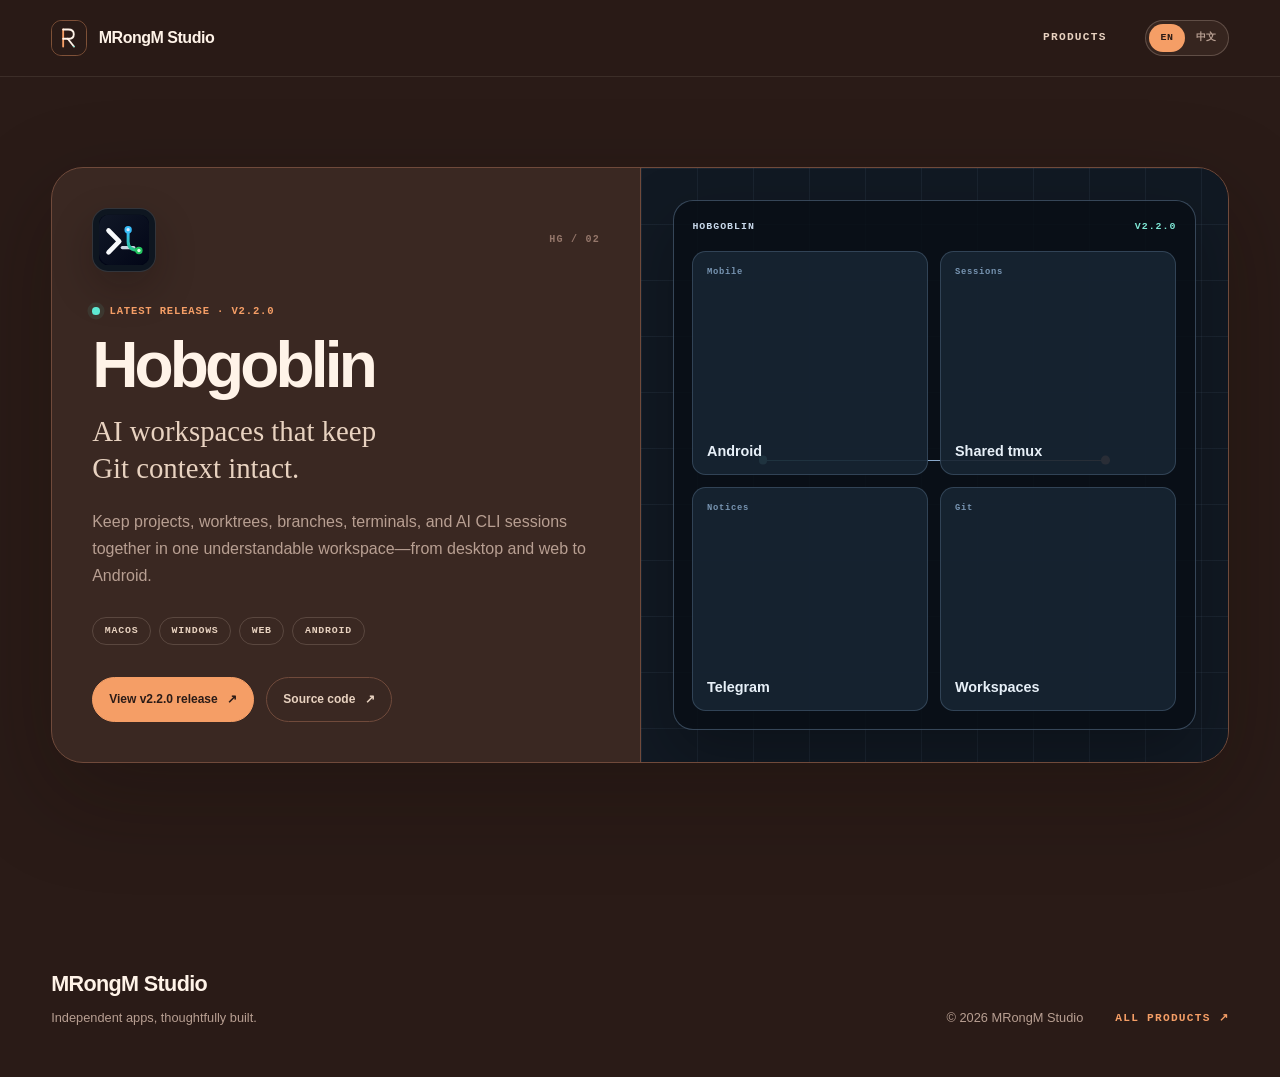
<file: apps/hobgoblin/index.html>
<!doctype html>
<html lang="en">
<head>
  <meta charset="utf-8">
  <meta name="viewport" content="width=device-width, initial-scale=1">
  <meta name="theme-color" content="#2A1B17">
  <title>Hobgoblin — MRongM Studio</title>
  <meta name="description" content="Keep projects, worktrees, terminals and AI CLI sessions together." data-i18n-content="hobgoblin.description">
  <link rel="icon" href="../../resource/mrongm-developer-icon.svg" type="image/svg+xml">
  <link rel="stylesheet" href="../../styles.css">
  <script type="module" src="../../scripts/i18n.mjs"></script>
</head>
<body id="top">
  <a class="skip-link" href="#main-content" data-i18n="a11y.skip">Skip to content</a>
  <header class="site-header"><div class="site-header__inner">
    <a class="brand" href="../../" aria-label="MRongM Studio home" data-i18n-aria-label="a11y.brandHome"><img class="brand__mark" src="../../resource/mrongm-developer-icon.svg" alt="" width="36" height="36"><span class="brand__name">MRongM Studio</span></a>
    <div class="site-header__tools"><nav class="site-nav" aria-label="Primary navigation" data-i18n-aria-label="a11y.primaryNavigation"><a href="../../#products" data-i18n="nav.products">Products</a></nav>
      <div class="language-switcher" data-language-switcher role="group" aria-label="Language selection" data-i18n-aria-label="a11y.languageSelection" hidden><button type="button" data-language="en" lang="en" aria-label="Switch to English" aria-pressed="true">EN</button><button type="button" data-language="zh-CN" lang="zh-CN" aria-label="切换到简体中文" aria-pressed="false">中文</button></div>
    </div>
  </div></header>
  <main id="main-content" class="product-detail"><div class="section-inner">
<article class="product-panel product-panel--hobgoblin" aria-labelledby="hobgoblin-title">
            <div class="product-panel__body">
              <div class="product-identity">
                <img class="product-icon product-icon--hobgoblin" src="../../resource/products/hobgoblin/icon.svg" alt="" width="64" height="64">
                <span class="product-code" aria-hidden="true">HG / 02</span>
              </div>

              <p class="product-status"><span class="status-dot" aria-hidden="true"></span><span data-i18n="hobgoblin.status">Latest release · v2.2.0</span></p>
              <h1 id="hobgoblin-title">Hobgoblin</h1>
              <p class="product-tagline" data-i18n="hobgoblin.tagline">AI workspaces that keep Git context intact.</p>
              <p class="product-description" data-i18n="hobgoblin.description">Keep projects, worktrees, branches, terminals, and AI CLI sessions together in one understandable workspace—from desktop and web to Android.</p>

              <ul class="product-platforms" aria-label="Hobgoblin platforms" data-i18n-aria-label="hobgoblin.platformsLabel">
                <li>macOS</li>
                <li>Windows</li>
                <li>Web</li>
                <li>Android</li>
              </ul>

              <div class="product-actions">
                <a class="product-link product-link--primary" href="https://github.com/MRongM/hobgoblin/releases/tag/v2.2.0">
                  <span data-i18n="hobgoblin.releaseAction">View v2.2.0 release</span>
                  <span aria-hidden="true">↗</span>
                </a>
                <a class="product-link" href="https://github.com/MRongM/hobgoblin">
                  <span data-i18n="hobgoblin.sourceAction">Source code</span>
                  <span aria-hidden="true">↗</span>
                </a>
              </div>
            </div>

            <div class="product-visual product-visual--hobgoblin" aria-hidden="true">
              <div class="release-map">
                <div class="release-map__header">
                  <span>Hobgoblin</span>
                  <span>v2.2.0</span>
                </div>
                <div class="release-map__path"></div>
                <ol>
                  <li><span data-i18n="hobgoblin.map.mobile">Mobile</span><strong>Android</strong></li>
                  <li><span data-i18n="hobgoblin.map.sessions">Sessions</span><strong data-i18n="hobgoblin.map.sharedTmux">Shared tmux</strong></li>
                  <li><span data-i18n="hobgoblin.map.notices">Notices</span><strong>Telegram</strong></li>
                  <li><span>Git</span><strong data-i18n="hobgoblin.map.workspaces">Workspaces</strong></li>
                </ol>
              </div>
            </div>
          </article>
  </div></main>
  <footer class="site-footer"><div class="site-footer__inner"><div><p class="site-footer__brand">MRongM Studio</p><p data-i18n="footer.tagline">Independent apps, thoughtfully built.</p></div><div class="site-footer__meta"><p data-i18n="footer.copyright">© 2026 MRongM Studio</p><a href="../../#products"><span data-i18n="product.back">All products</span> <span aria-hidden="true">↗</span></a></div></div></footer>
</body>
</html>
</file>
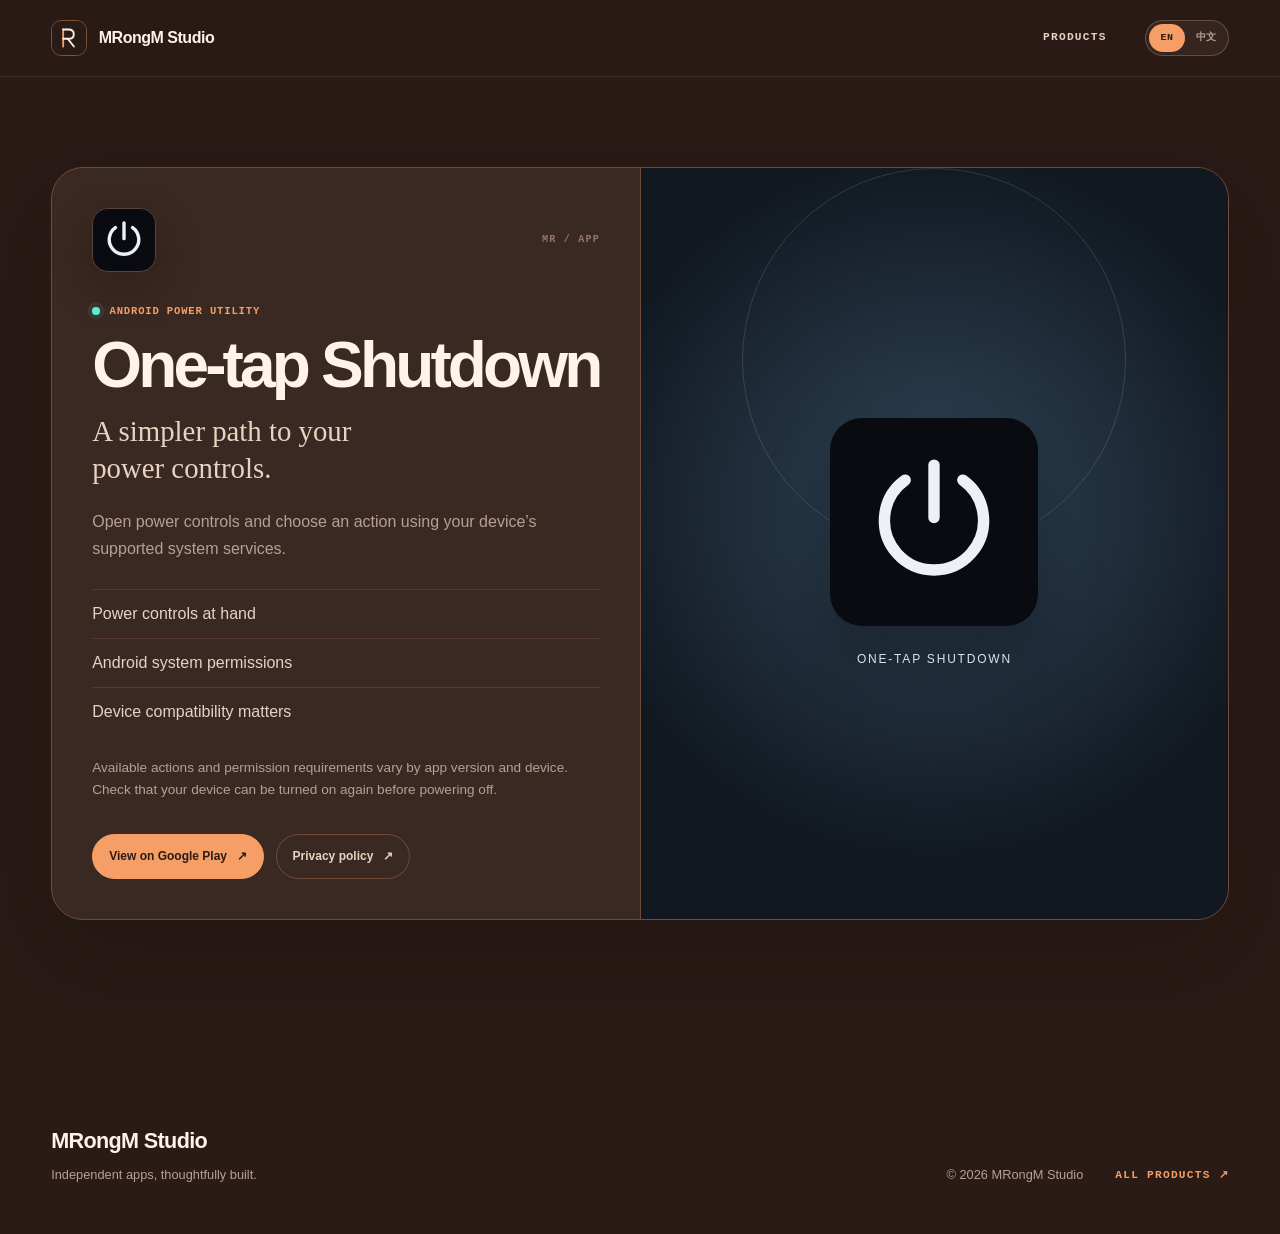
<file: apps/one-tap-shutdown/index.html>
<!doctype html>
<html lang="en">
<head>
  <meta charset="utf-8">
  <meta name="viewport" content="width=device-width, initial-scale=1">
  <meta name="theme-color" content="#2A1B17">
  <title>One-tap Shutdown — MRongM Studio</title>
  <meta name="description" content="Open power controls and choose an action using your device’s supported system services." data-i18n-content="shutdown.description">
  <link rel="icon" href="../../resource/mrongm-developer-icon.svg" type="image/svg+xml">
  <link rel="stylesheet" href="../../styles.css">
  <script type="module" src="../../scripts/i18n.mjs"></script>
</head>
<body id="top">
  <a class="skip-link" href="#main-content" data-i18n="a11y.skip">Skip to content</a>
  <header class="site-header"><div class="site-header__inner">
    <a class="brand" href="../../" aria-label="MRongM Studio home" data-i18n-aria-label="a11y.brandHome"><img class="brand__mark" src="../../resource/mrongm-developer-icon.svg" alt="" width="36" height="36"><span class="brand__name">MRongM Studio</span></a>
    <div class="site-header__tools"><nav class="site-nav" aria-label="Primary navigation" data-i18n-aria-label="a11y.primaryNavigation"><a href="../../#products" data-i18n="nav.products">Products</a></nav>
      <div class="language-switcher" data-language-switcher role="group" aria-label="Language selection" data-i18n-aria-label="a11y.languageSelection" hidden><button type="button" data-language="en" lang="en" aria-label="Switch to English" aria-pressed="true">EN</button><button type="button" data-language="zh-CN" lang="zh-CN" aria-label="切换到简体中文" aria-pressed="false">中文</button></div>
    </div>
  </div></header>
  <main id="main-content" class="product-detail"><div class="section-inner">
<article class="product-panel product-panel--detail" aria-labelledby="one-tap-shutdown-title">
  <div class="product-panel__body">
    <div class="product-identity"><img class="product-icon" src="../../resource/products/one-tap-shutdown/icon.svg" alt="" width="64" height="64"><span class="product-code" aria-hidden="true">MR / APP</span></div>
    <p class="product-status"><span class="status-dot" aria-hidden="true"></span><span data-i18n="shutdown.status">Android power utility</span></p>
    <h1 id="one-tap-shutdown-title">One-tap Shutdown</h1>
    <p class="product-tagline" data-i18n="shutdown.tagline">A simpler path to your power controls.</p>
    <p class="product-description" data-i18n="shutdown.description">Open power controls and choose an action using your device’s supported system services.</p>
    <ul class="detail-features"><li data-i18n="shutdown.feature1">Power controls at hand</li><li data-i18n="shutdown.feature2">Android system permissions</li><li data-i18n="shutdown.feature3">Device compatibility matters</li></ul>
    <p class="detail-note" data-i18n="shutdown.note">Available actions and permission requirements vary by app version and device. Check that your device can be turned on again before powering off.</p>
    <div class="product-actions"><a class="product-link product-link--primary" href="https://play.google.com/store/apps/details?id=com.mrongm.shutdown"><span data-i18n="shutdown.open">View on Google Play</span><span aria-hidden="true">↗</span></a><a class="product-link" href="https://privacy-policy.328064.xyz/shutdown/"><span data-i18n="product.privacy">Privacy policy</span><span aria-hidden="true">↗</span></a></div>
  </div>
  <div class="product-visual product-visual--one-tap-shutdown detail-art" aria-hidden="true"><div class="detail-art__orbit"></div><img src="../../resource/products/one-tap-shutdown/icon.svg" alt="" width="192" height="192"><span class="detail-art__name">One-tap Shutdown</span></div>
</article>
  </div></main>
  <footer class="site-footer"><div class="site-footer__inner"><div><p class="site-footer__brand">MRongM Studio</p><p data-i18n="footer.tagline">Independent apps, thoughtfully built.</p></div><div class="site-footer__meta"><p data-i18n="footer.copyright">© 2026 MRongM Studio</p><a href="../../#products"><span data-i18n="product.back">All products</span> <span aria-hidden="true">↗</span></a></div></div></footer>
</body>
</html>
</file>
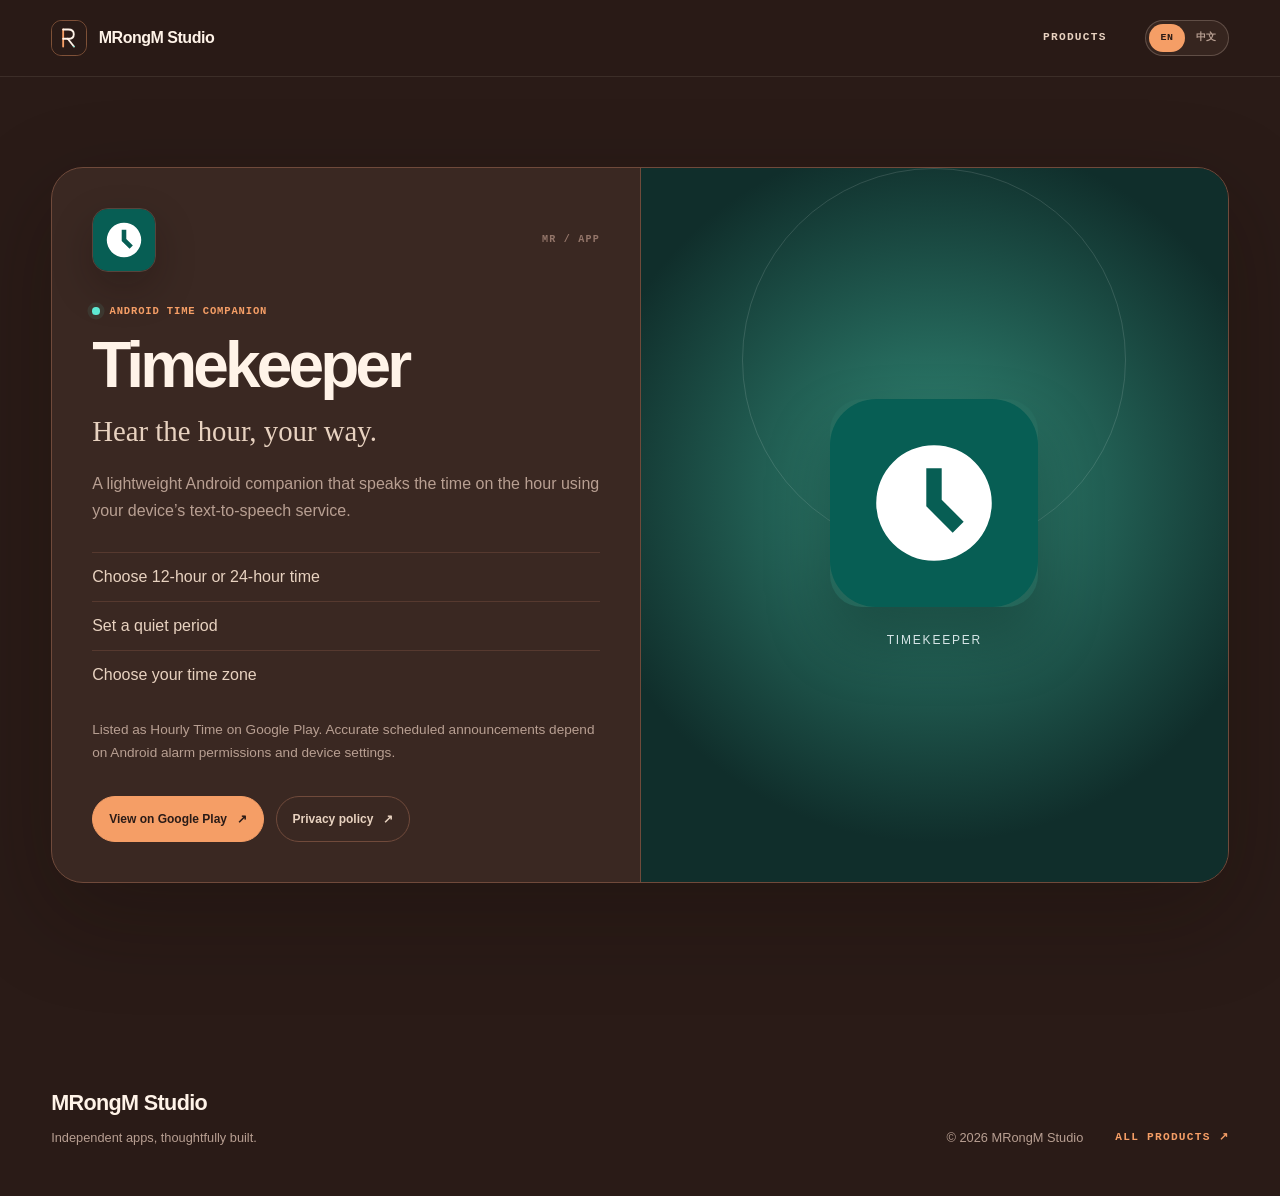
<file: apps/timekeeper/index.html>
<!doctype html>
<html lang="en">
<head>
  <meta charset="utf-8">
  <meta name="viewport" content="width=device-width, initial-scale=1">
  <meta name="theme-color" content="#2A1B17">
  <title>Timekeeper — MRongM Studio</title>
  <meta name="description" content="A lightweight Android companion that speaks the time on the hour using your device’s text-to-speech service." data-i18n-content="timekeeper.description">
  <link rel="icon" href="../../resource/mrongm-developer-icon.svg" type="image/svg+xml">
  <link rel="stylesheet" href="../../styles.css">
  <script type="module" src="../../scripts/i18n.mjs"></script>
</head>
<body id="top">
  <a class="skip-link" href="#main-content" data-i18n="a11y.skip">Skip to content</a>
  <header class="site-header"><div class="site-header__inner">
    <a class="brand" href="../../" aria-label="MRongM Studio home" data-i18n-aria-label="a11y.brandHome"><img class="brand__mark" src="../../resource/mrongm-developer-icon.svg" alt="" width="36" height="36"><span class="brand__name">MRongM Studio</span></a>
    <div class="site-header__tools"><nav class="site-nav" aria-label="Primary navigation" data-i18n-aria-label="a11y.primaryNavigation"><a href="../../#products" data-i18n="nav.products">Products</a></nav>
      <div class="language-switcher" data-language-switcher role="group" aria-label="Language selection" data-i18n-aria-label="a11y.languageSelection" hidden><button type="button" data-language="en" lang="en" aria-label="Switch to English" aria-pressed="true">EN</button><button type="button" data-language="zh-CN" lang="zh-CN" aria-label="切换到简体中文" aria-pressed="false">中文</button></div>
    </div>
  </div></header>
  <main id="main-content" class="product-detail"><div class="section-inner">
<article class="product-panel product-panel--detail" aria-labelledby="timekeeper-title">
  <div class="product-panel__body">
    <div class="product-identity"><img class="product-icon" src="../../resource/products/timekeeper/icon.svg" alt="" width="64" height="64"><span class="product-code" aria-hidden="true">MR / APP</span></div>
    <p class="product-status"><span class="status-dot" aria-hidden="true"></span><span data-i18n="timekeeper.status">Android time companion</span></p>
    <h1 id="timekeeper-title">Timekeeper</h1>
    <p class="product-tagline" data-i18n="timekeeper.tagline">Hear the hour, your way.</p>
    <p class="product-description" data-i18n="timekeeper.description">A lightweight Android companion that speaks the time on the hour using your device’s text-to-speech service.</p>
    <ul class="detail-features"><li data-i18n="timekeeper.feature1">Choose 12-hour or 24-hour time</li><li data-i18n="timekeeper.feature2">Set a quiet period</li><li data-i18n="timekeeper.feature3">Choose your time zone</li></ul>
    <p class="detail-note" data-i18n="timekeeper.note">Listed as Hourly Time on Google Play. Accurate scheduled announcements depend on Android alarm permissions and device settings.</p>
    <div class="product-actions"><a class="product-link product-link--primary" href="https://play.google.com/store/apps/details?id=com.mrongm.timekeeper"><span data-i18n="timekeeper.open">View on Google Play</span><span aria-hidden="true">↗</span></a><a class="product-link" href="https://privacy-policy.328064.xyz/timekeeper/"><span data-i18n="product.privacy">Privacy policy</span><span aria-hidden="true">↗</span></a></div>
  </div>
  <div class="product-visual product-visual--timekeeper detail-art" aria-hidden="true"><div class="detail-art__orbit"></div><img src="../../resource/products/timekeeper/icon.svg" alt="" width="192" height="192"><span class="detail-art__name">Timekeeper</span></div>
</article>
  </div></main>
  <footer class="site-footer"><div class="site-footer__inner"><div><p class="site-footer__brand">MRongM Studio</p><p data-i18n="footer.tagline">Independent apps, thoughtfully built.</p></div><div class="site-footer__meta"><p data-i18n="footer.copyright">© 2026 MRongM Studio</p><a href="../../#products"><span data-i18n="product.back">All products</span> <span aria-hidden="true">↗</span></a></div></div></footer>
</body>
</html>
</file>
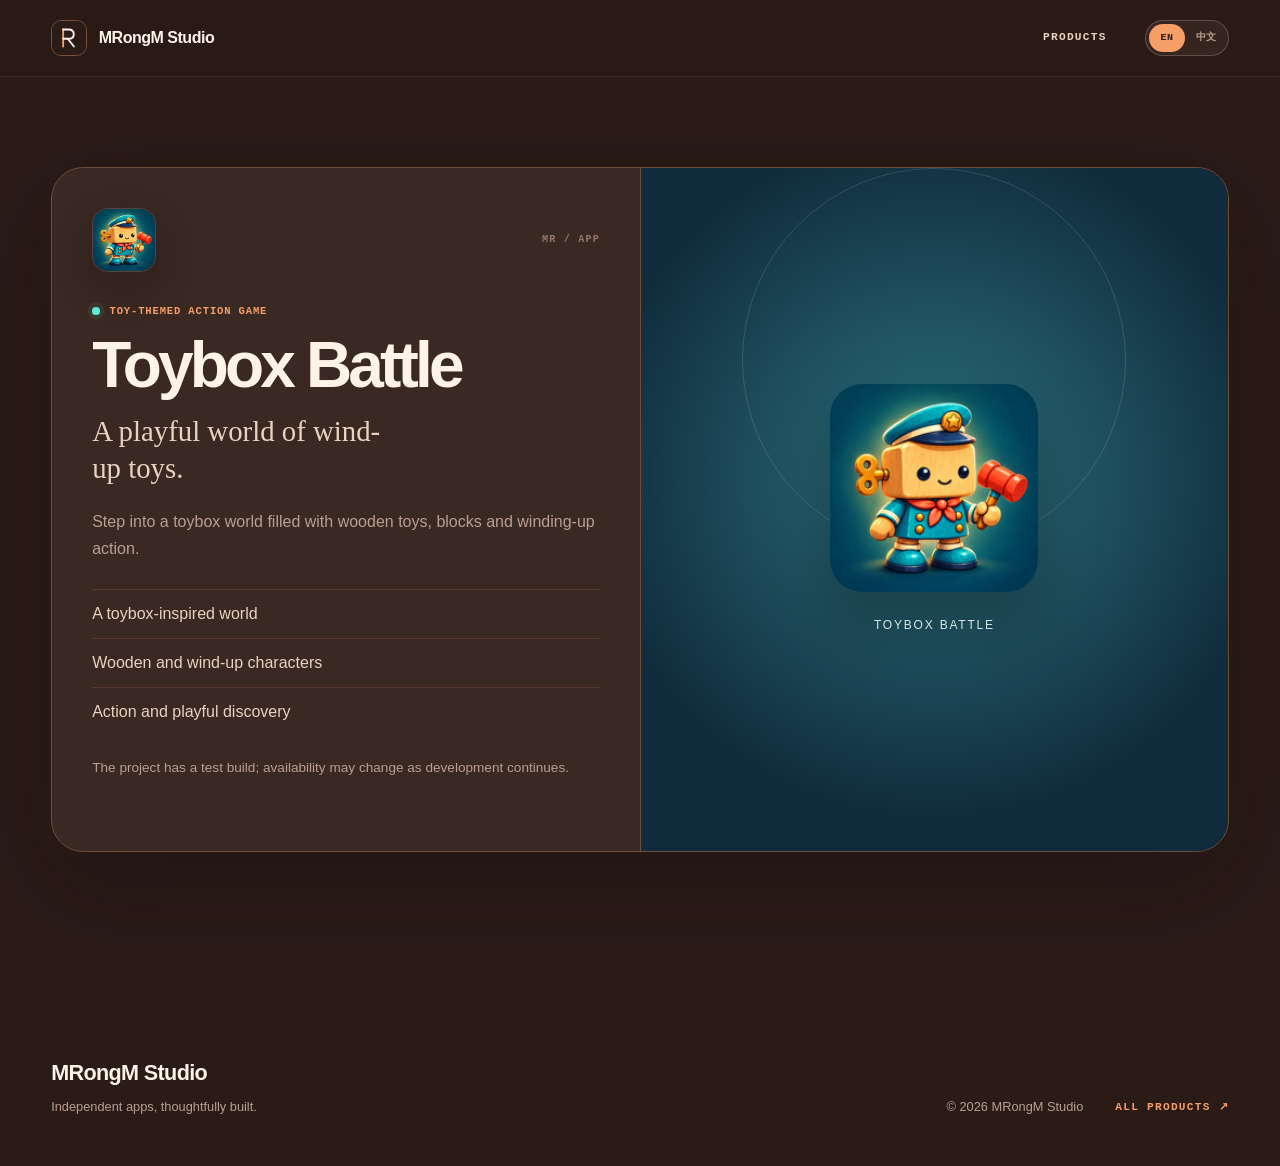
<file: apps/toybox-battle/index.html>
<!doctype html>
<html lang="en">
<head>
  <meta charset="utf-8">
  <meta name="viewport" content="width=device-width, initial-scale=1">
  <meta name="theme-color" content="#2A1B17">
  <title>Toybox Battle — MRongM Studio</title>
  <meta name="description" content="Step into a toybox world filled with wooden toys, blocks and winding-up action." data-i18n-content="toybox.description">
  <link rel="icon" href="../../resource/mrongm-developer-icon.svg" type="image/svg+xml">
  <link rel="stylesheet" href="../../styles.css">
  <script type="module" src="../../scripts/i18n.mjs"></script>
</head>
<body id="top">
  <a class="skip-link" href="#main-content" data-i18n="a11y.skip">Skip to content</a>
  <header class="site-header"><div class="site-header__inner">
    <a class="brand" href="../../" aria-label="MRongM Studio home" data-i18n-aria-label="a11y.brandHome"><img class="brand__mark" src="../../resource/mrongm-developer-icon.svg" alt="" width="36" height="36"><span class="brand__name">MRongM Studio</span></a>
    <div class="site-header__tools"><nav class="site-nav" aria-label="Primary navigation" data-i18n-aria-label="a11y.primaryNavigation"><a href="../../#products" data-i18n="nav.products">Products</a></nav>
      <div class="language-switcher" data-language-switcher role="group" aria-label="Language selection" data-i18n-aria-label="a11y.languageSelection" hidden><button type="button" data-language="en" lang="en" aria-label="Switch to English" aria-pressed="true">EN</button><button type="button" data-language="zh-CN" lang="zh-CN" aria-label="切换到简体中文" aria-pressed="false">中文</button></div>
    </div>
  </div></header>
  <main id="main-content" class="product-detail"><div class="section-inner">
<article class="product-panel product-panel--detail" aria-labelledby="toybox-battle-title">
  <div class="product-panel__body">
    <div class="product-identity"><img class="product-icon" src="../../resource/products/toybox-battle/icon.png" alt="" width="64" height="64"><span class="product-code" aria-hidden="true">MR / APP</span></div>
    <p class="product-status"><span class="status-dot" aria-hidden="true"></span><span data-i18n="toybox.status">Toy-themed action game</span></p>
    <h1 id="toybox-battle-title">Toybox Battle</h1>
    <p class="product-tagline" data-i18n="toybox.tagline">A playful world of wind-up toys.</p>
    <p class="product-description" data-i18n="toybox.description">Step into a toybox world filled with wooden toys, blocks and winding-up action.</p>
    <ul class="detail-features"><li data-i18n="toybox.feature1">A toybox-inspired world</li><li data-i18n="toybox.feature2">Wooden and wind-up characters</li><li data-i18n="toybox.feature3">Action and playful discovery</li></ul>
    <p class="detail-note" data-i18n="toybox.note">The project has a test build; availability may change as development continues.</p>
    <div class="product-actions"></div>
  </div>
  <div class="product-visual product-visual--toybox-battle detail-art" aria-hidden="true"><div class="detail-art__orbit"></div><img src="../../resource/products/toybox-battle/icon.png" alt="" width="192" height="192"><span class="detail-art__name">Toybox Battle</span></div>
</article>
  </div></main>
  <footer class="site-footer"><div class="site-footer__inner"><div><p class="site-footer__brand">MRongM Studio</p><p data-i18n="footer.tagline">Independent apps, thoughtfully built.</p></div><div class="site-footer__meta"><p data-i18n="footer.copyright">© 2026 MRongM Studio</p><a href="../../#products"><span data-i18n="product.back">All products</span> <span aria-hidden="true">↗</span></a></div></div></footer>
</body>
</html>
</file>
<file: styles.css>
:root {
  --color-ember: #2a1b17;
  --color-kiln: #3a2822;
  --color-clay: #f59e66;
  --color-porcelain: #fff3e8;
  --color-mint: #5eead4;
  --color-dust: #e8d2c0;
  --color-muted: #b89f92;
  --color-rule: #56392f;
  --color-ink: #35231e;
  --content-width: 80rem;
  --gutter: clamp(1.25rem, 4vw, 4rem);
  --section-space: clamp(5rem, 10vw, 9rem);
  --radius-large: 2rem;
  --transition-fast: 180ms ease;
  color-scheme: dark;
}

*,
*::before,
*::after {
  box-sizing: border-box;
}

html {
  scroll-behavior: smooth;
}

body {
  min-width: 20rem;
  margin: 0;
  overflow-x: hidden;
  background: var(--color-ember);
  color: var(--color-porcelain);
  font-family: "Avenir Next", Avenir, "Segoe UI", Helvetica, Arial, sans-serif;
  font-size: 1rem;
  line-height: 1.6;
  text-rendering: optimizeLegibility;
  -webkit-font-smoothing: antialiased;
}

::selection {
  background: var(--color-clay);
  color: var(--color-ember);
}

a {
  color: inherit;
  text-decoration: none;
}

img,
svg {
  display: block;
}

p,
h1,
h2,
h3,
blockquote,
dl,
dd {
  margin: 0;
}

a:focus-visible,
button:focus-visible {
  outline: 0.18rem solid var(--color-mint);
  outline-offset: 0.3rem;
  border-radius: 0.2rem;
}

.skip-link {
  position: fixed;
  z-index: 100;
  top: 0.75rem;
  left: 0.75rem;
  padding: 0.7rem 1rem;
  transform: translateY(-180%);
  border-radius: 999px;
  background: var(--color-mint);
  color: var(--color-ember);
  font-size: 0.8rem;
  font-weight: 800;
  transition: transform var(--transition-fast);
}

.skip-link:focus {
  transform: translateY(0);
}

.site-header {
  position: sticky;
  z-index: 20;
  top: 0;
  border-bottom: 1px solid rgba(232, 210, 192, 0.1);
  background: rgba(42, 27, 23, 0.88);
  backdrop-filter: blur(1rem);
}

.site-header__inner,
.section-inner,
.site-footer__inner {
  width: min(100%, var(--content-width));
  margin-inline: auto;
  padding-inline: var(--gutter);
}

.site-header__inner {
  min-height: 4.75rem;
  display: flex;
  align-items: center;
  justify-content: space-between;
  gap: 2rem;
}

.brand {
  display: inline-flex;
  align-items: center;
  gap: 0.72rem;
}

.brand__mark {
  width: 2.25rem;
  height: 2.25rem;
  border: 1px solid rgba(245, 158, 102, 0.42);
  border-radius: 0.65rem;
}

.brand__name,
.site-footer__brand {
  font-family: "Helvetica Neue", Helvetica, Arial, sans-serif;
  font-weight: 700;
  letter-spacing: -0.03em;
}

.brand__name {
  font-size: 1rem;
}

.site-header__tools {
  display: flex;
  align-items: center;
  gap: clamp(1.25rem, 3vw, 2.5rem);
}

.site-nav {
  display: flex;
  align-items: center;
  gap: clamp(1rem, 3vw, 2.5rem);
}

.site-nav a,
.site-footer__meta a {
  position: relative;
  color: var(--color-dust);
  font-family: ui-monospace, "SFMono-Regular", Menlo, Consolas, monospace;
  font-size: 0.7rem;
  font-weight: 700;
  letter-spacing: 0.11em;
  text-transform: uppercase;
  transition: color var(--transition-fast);
}

.site-nav a::after {
  position: absolute;
  right: 0;
  bottom: -0.55rem;
  left: 0;
  height: 1px;
  transform: scaleX(0);
  transform-origin: right;
  background: var(--color-clay);
  content: "";
  transition: transform var(--transition-fast);
}

.language-switcher {
  display: inline-flex;
  align-items: center;
  gap: 0.15rem;
  padding: 0.18rem;
  border: 1px solid rgba(232, 210, 192, 0.24);
  border-radius: 999px;
  background: rgba(58, 40, 34, 0.86);
}

.language-switcher[hidden] {
  display: none;
}

.language-switcher button {
  min-width: 2.25rem;
  min-height: 1.8rem;
  padding: 0.28rem 0.52rem;
  border: 0;
  border-radius: 999px;
  background: transparent;
  color: var(--color-muted);
  cursor: pointer;
  font-family: ui-monospace, "SFMono-Regular", Menlo, Consolas, monospace;
  font-size: 0.62rem;
  font-weight: 800;
  letter-spacing: 0.05em;
  line-height: 1;
  transition: background var(--transition-fast), color var(--transition-fast);
}

.language-switcher button[aria-pressed="true"] {
  background: var(--color-clay);
  color: var(--color-ember);
}

.hero {
  border-bottom: 1px solid var(--color-rule);
}

.hero__inner {
  position: relative;
  width: min(100%, var(--content-width));
  min-height: calc(100svh - 4.75rem);
  margin-inline: auto;
  padding: clamp(5rem, 12vh, 8.5rem) var(--gutter) clamp(4rem, 9vh, 7rem);
  display: grid;
  grid-template-columns: repeat(12, minmax(0, 1fr));
  align-items: center;
  overflow: hidden;
}

.hero__copy {
  position: relative;
  z-index: 2;
  grid-column: 1 / span 7;
  padding-bottom: 2rem;
  animation: hero-copy-in 700ms 180ms both ease-out;
}

.eyebrow {
  display: flex;
  align-items: center;
  gap: 0.65rem;
  color: var(--color-clay);
  font-family: ui-monospace, "SFMono-Regular", Menlo, Consolas, monospace;
  font-size: 0.68rem;
  font-weight: 800;
  letter-spacing: 0.16em;
  line-height: 1.3;
  text-transform: uppercase;
}

.eyebrow::before {
  width: 1.5rem;
  height: 1px;
  background: currentColor;
  content: "";
}

.hero h1,
.products-heading h2,
.section-heading h2,
.studio-copy h2 {
  font-family: "Helvetica Neue", Helvetica, Arial, sans-serif;
  font-weight: 700;
  letter-spacing: -0.065em;
}

.hero h1 {
  max-width: 9ch;
  margin-top: 1.4rem;
  font-size: clamp(4.2rem, 8.2vw, 7.7rem);
  line-height: 0.88;
}

.hero h1 .hero__title-accent {
  color: var(--color-clay);
}

.hero__intro {
  max-width: 30rem;
  margin-top: 2rem;
  color: var(--color-dust);
  font-size: clamp(1.03rem, 1.5vw, 1.2rem);
  line-height: 1.65;
}

.hero__actions {
  display: flex;
  align-items: center;
  gap: 1.4rem;
  margin-top: 2.25rem;
}

.button {
  min-height: 3.25rem;
  display: inline-flex;
  align-items: center;
  justify-content: center;
  gap: 0.9rem;
  padding: 0.85rem 1.35rem;
  border: 1px solid transparent;
  border-radius: 999px;
  font-size: 0.8rem;
  font-weight: 800;
  letter-spacing: 0.02em;
  transition: background var(--transition-fast), color var(--transition-fast), transform var(--transition-fast);
}

.button--primary {
  background: var(--color-clay);
  color: var(--color-ember);
}

.button--primary svg {
  transition: transform var(--transition-fast);
}

.studio-status,
.product-status {
  display: flex;
  align-items: center;
  gap: 0.6rem;
  font-family: ui-monospace, "SFMono-Regular", Menlo, Consolas, monospace;
  font-size: 0.66rem;
  font-weight: 700;
  letter-spacing: 0.08em;
  line-height: 1.4;
  text-transform: uppercase;
}

.studio-status {
  color: var(--color-muted);
}

.studio-status .status-dot,
.product-status .status-dot {
  width: 0.48rem;
  height: 0.48rem;
  flex: 0 0 auto;
  border-radius: 50%;
  background: var(--color-mint);
  box-shadow: 0 0 0 0.28rem rgba(94, 234, 212, 0.08);
}

.signal {
  position: absolute;
  z-index: 1;
  top: 4%;
  right: 0;
  bottom: 1%;
  width: min(59%, 47rem);
  opacity: 0.96;
}

.signal__art {
  width: 100%;
  height: 100%;
  overflow: visible;
}

.signal__grid {
  fill: none;
  stroke: var(--color-kiln);
  stroke-width: 1.5;
}

.signal-path {
  fill: none;
  stroke-linecap: round;
  stroke-linejoin: round;
  stroke-width: 10;
}

.signal-path--base {
  stroke: #6b4638;
}

.signal-path--active {
  stroke: var(--color-clay);
  stroke-dasharray: 1;
  stroke-dashoffset: 1;
  animation: signal-draw 1.2s 250ms both cubic-bezier(0.65, 0, 0.35, 1);
}

.signal__nodes circle {
  fill: var(--color-clay);
}

.signal__nodes .signal__node--start {
  fill: var(--color-mint);
}

.signal__nodes .signal__node--end {
  fill: var(--color-porcelain);
}

.signal__steps rect {
  fill: var(--color-kiln);
  stroke: #6b4638;
  stroke-width: 3;
}

.signal__steps path {
  fill: none;
  stroke: var(--color-porcelain);
  stroke-linecap: round;
  stroke-linejoin: round;
  stroke-width: 9;
}

.signal__steps circle {
  fill: var(--color-clay);
}

.signal__steps text {
  fill: var(--color-muted);
  font-family: ui-monospace, "SFMono-Regular", Menlo, Consolas, monospace;
  font-size: 12px;
  font-weight: 700;
  letter-spacing: 0.14em;
}

.hero__index {
  position: absolute;
  right: var(--gutter);
  bottom: 1.8rem;
  color: #8b6e61;
  font-family: ui-monospace, "SFMono-Regular", Menlo, Consolas, monospace;
  font-size: 0.64rem;
  letter-spacing: 0.13em;
}

.products-section,
.principles-section,
.studio-section {
  scroll-margin-top: 4.75rem;
}

.products-section {
  background: #30201b;
  border-bottom: 1px solid var(--color-rule);
}

.products-section .section-inner {
  padding-block: var(--section-space);
}

.products-heading {
  display: grid;
  grid-template-columns: repeat(12, minmax(0, 1fr));
  align-items: end;
  gap: 2rem;
}

.products-heading > div {
  grid-column: 1 / span 7;
}

.products-heading > p {
  grid-column: 8 / -1;
  max-width: 31rem;
  color: var(--color-muted);
  font-size: 1.03rem;
  line-height: 1.75;
}

.products-heading h2,
.studio-copy h2 {
  margin-top: 1.3rem;
  font-size: clamp(3.2rem, 6vw, 5.7rem);
  line-height: 0.94;
}

.studio-copy > p:last-of-type {
  max-width: 32rem;
  margin-top: 1.7rem;
  color: var(--color-muted);
  font-size: 1.03rem;
  line-height: 1.75;
}

.products-grid {
  margin-top: clamp(3rem, 7vw, 5.5rem);
  display: grid;
  grid-template-columns: repeat(3, minmax(0, 1fr));
  align-items: stretch;
  gap: clamp(1.25rem, 3vw, 2rem);
}

.product-panel.product-card h3 {
  font-size: clamp(1.75rem, 2.1vw, 2.15rem);
  line-height: 1;
  overflow-wrap: normal;
}

.product-card .product-tagline { font-size: 1.25rem; }

.product-detail { padding-block: clamp(3rem, 7vw, 6rem); }

.product-detail .product-panel {
  display: grid;
  grid-template-columns: minmax(0, 1fr) minmax(0, 1fr);
}

.product-detail .product-panel h1 {
  margin-top: 0.9rem;
  font-family: "Helvetica Neue", Helvetica, Arial, sans-serif;
  font-size: clamp(2.6rem, 5vw, 4.6rem);
  letter-spacing: -0.06em;
  line-height: 1;
  overflow-wrap: anywhere;
}

.product-detail .product-visual { border-top: 0; border-left: 1px solid #704a3b; }
.detail-features { margin: 1.7rem 0 0; padding: 0; list-style: none; }
.detail-features li { padding: 0.7rem 0; border-top: 1px solid var(--color-rule); color: var(--color-dust); }
.detail-note { margin-top: 1.3rem; color: var(--color-muted); font-size: 0.85rem; line-height: 1.65; }
.detail-art { display: grid; place-content: center; justify-items: center; gap: 1.5rem; padding: 2rem; background: #121c26; }
.detail-art img { z-index: 1; width: clamp(8rem, 17vw, 13rem); height: auto; border-radius: 2rem; box-shadow: 0 2rem 4rem rgba(0, 0, 0, 0.3); }
.detail-art__orbit { position: absolute; width: min(80%, 24rem); aspect-ratio: 1; border: 1px solid rgba(255, 255, 255, 0.13); border-radius: 50%; }
.detail-art__name { z-index: 1; color: #d7e6e7; font-size: 0.75rem; letter-spacing: 0.15em; text-transform: uppercase; }
.product-visual--one-tap-shutdown { background: radial-gradient(circle at 50% 45%, #314659, #111820 70%); }
.product-visual--toybox-battle { background: radial-gradient(circle at 50% 45%, #2d7380, #102c3c 72%); }
.product-visual--cycleledger { background: radial-gradient(circle at 50% 45%, #317c82, #102e37 72%); }
.product-visual--timekeeper { background: radial-gradient(circle at 50% 45%, #328c79, #102e2b 72%); }

.product-panel {
  min-width: 0;
  display: flex;
  flex-direction: column;
  overflow: hidden;
  border: 1px solid #704a3b;
  border-radius: var(--radius-large);
  background: var(--color-kiln);
  box-shadow: 0 2rem 6rem rgba(18, 10, 8, 0.28);
}

.product-panel__body {
  flex: 1;
  padding: clamp(1.5rem, 3.5vw, 2.5rem);
  display: flex;
  flex-direction: column;
}

.product-identity {
  display: flex;
  align-items: center;
  justify-content: space-between;
  gap: 1rem;
}

.product-icon {
  width: 4rem;
  height: 4rem;
  flex: 0 0 auto;
  border: 1px solid rgba(232, 210, 192, 0.16);
  border-radius: 1rem;
  object-fit: cover;
  box-shadow: 0 1rem 2.5rem rgba(18, 10, 8, 0.24);
}

.product-icon--hobgoblin {
  padding: 0.36rem;
  background: #0e1620;
}

.product-icon--critter { background: #174236; }

.product-visual--critter-merge {
  display: flex;
  flex-direction: column;
  justify-content: center;
  gap: 1rem;
  padding: clamp(1.5rem, 4vw, 3rem);
  background: radial-gradient(circle at 50% 40%, #315e44, #102b25 75%);
}

.product-visual--critter-merge img {
  width: 100%;
  height: auto;
  border-radius: 1rem;
  box-shadow: 0 1.5rem 3rem rgba(0, 0, 0, 0.25);
}

.product-visual--critter-merge figcaption { color: #d9e8d5; font-size: 0.85rem; line-height: 1.5; }

.product-code,
.product-status {
  font-family: ui-monospace, "SFMono-Regular", Menlo, Consolas, monospace;
  font-weight: 700;
  text-transform: uppercase;
}

.product-code {
  color: #94766a;
  font-size: 0.63rem;
  letter-spacing: 0.12em;
}

.product-status {
  margin-top: 2rem;
  color: var(--color-clay);
}

.product-panel h3 {
  margin-top: 0.9rem;
  font-family: "Helvetica Neue", Helvetica, Arial, sans-serif;
  font-size: clamp(2.7rem, 5vw, 4.4rem);
  font-weight: 700;
  letter-spacing: -0.06em;
  line-height: 0.92;
}

.product-alias {
  margin-top: 0.4rem;
  color: var(--color-muted);
  font-size: 0.85rem;
  line-height: 1.25;
}

.product-tagline {
  max-width: 21ch;
  margin-top: 1rem;
  color: var(--color-dust);
  font-family: "Iowan Old Style", Baskerville, Georgia, serif;
  font-size: clamp(1.3rem, 2.4vw, 1.8rem);
  line-height: 1.3;
}

.product-description {
  max-width: 34rem;
  margin-top: 1.25rem;
  color: var(--color-muted);
  line-height: 1.7;
}

.product-platforms {
  margin: 1.75rem 0 0;
  padding: 0;
  display: flex;
  flex-wrap: wrap;
  gap: 0.5rem;
  list-style: none;
}

.product-platforms li {
  padding: 0.42rem 0.72rem;
  border: 1px solid rgba(232, 210, 192, 0.18);
  border-radius: 999px;
  color: var(--color-dust);
  font-family: ui-monospace, "SFMono-Regular", Menlo, Consolas, monospace;
  font-size: 0.62rem;
  font-weight: 700;
  letter-spacing: 0.08em;
  line-height: 1.2;
  text-transform: uppercase;
}

.product-actions {
  margin-top: auto;
  padding-top: 2rem;
  display: flex;
  flex-wrap: wrap;
  gap: 0.75rem;
}

.product-link {
  min-height: 2.85rem;
  display: inline-flex;
  align-items: center;
  justify-content: center;
  gap: 0.6rem;
  padding: 0.72rem 1rem;
  border: 1px solid #704a3b;
  border-radius: 999px;
  color: var(--color-dust);
  font-size: 0.75rem;
  font-weight: 800;
  transition:
    background var(--transition-fast),
    border-color var(--transition-fast),
    color var(--transition-fast),
    transform var(--transition-fast);
}

.product-link--primary {
  border-color: var(--color-clay);
  background: var(--color-clay);
  color: var(--color-ember);
}

.product-visual {
  position: relative;
  min-height: 22rem;
  margin: 0;
  overflow: hidden;
  border-top: 1px solid #704a3b;
}

.product-visual--hobgoblin {
  padding: clamp(1.2rem, 3vw, 2rem);
  background-color: #111923;
  background-image:
    linear-gradient(rgba(133, 169, 207, 0.08) 1px, transparent 1px),
    linear-gradient(90deg, rgba(133, 169, 207, 0.08) 1px, transparent 1px);
  background-size: 3.5rem 3.5rem;
}

.release-map {
  position: relative;
  height: 100%;
  min-height: 18rem;
  padding: 1.15rem;
  overflow: hidden;
  border: 1px solid rgba(151, 186, 224, 0.32);
  border-radius: 1.25rem;
  background: rgba(8, 14, 21, 0.82);
  box-shadow: 0 1.5rem 4rem rgba(0, 0, 0, 0.28);
}

.release-map__header {
  position: relative;
  z-index: 2;
  display: flex;
  justify-content: space-between;
  gap: 1rem;
  color: #c9d9eb;
  font-family: ui-monospace, "SFMono-Regular", Menlo, Consolas, monospace;
  font-size: 0.62rem;
  font-weight: 700;
  letter-spacing: 0.1em;
  text-transform: uppercase;
}

.release-map__header span:last-child {
  color: #7ee7d5;
}

.release-map__path {
  position: absolute;
  z-index: 0;
  top: 49%;
  right: 17%;
  left: 17%;
  height: 1px;
  background: linear-gradient(90deg, #7ee7d5, #85a9cf 48%, #f59e66);
}

.release-map__path::before,
.release-map__path::after {
  position: absolute;
  top: 50%;
  width: 0.55rem;
  height: 0.55rem;
  transform: translateY(-50%);
  border-radius: 50%;
  content: "";
}

.release-map__path::before {
  left: -0.25rem;
  background: #7ee7d5;
}

.release-map__path::after {
  right: -0.25rem;
  background: #f59e66;
}

.release-map ol {
  position: relative;
  z-index: 1;
  height: calc(100% - 2rem);
  margin: 1rem 0 0;
  padding: 0;
  display: grid;
  grid-template-columns: repeat(2, minmax(0, 1fr));
  gap: 0.75rem;
  list-style: none;
}

.release-map li {
  min-width: 0;
  padding: 0.85rem;
  display: flex;
  flex-direction: column;
  justify-content: space-between;
  gap: 1.2rem;
  border: 1px solid rgba(151, 186, 224, 0.22);
  border-radius: 0.85rem;
  background: rgba(23, 36, 50, 0.92);
  color: #e7f0f8;
}

.release-map li span {
  color: #7895b2;
  font-family: ui-monospace, "SFMono-Regular", Menlo, Consolas, monospace;
  font-size: 0.55rem;
  font-weight: 700;
  letter-spacing: 0.08em;
}

.release-map li strong {
  overflow-wrap: anywhere;
  font-size: clamp(0.76rem, 1.5vw, 0.9rem);
  line-height: 1.2;
}

.product-visual--audioloop {
  min-height: 22rem;
  display: grid;
  place-items: center;
  background:
    radial-gradient(circle at 20% 24%, rgba(251, 190, 87, 0.42), transparent 30%),
    linear-gradient(135deg, #3d171b, #6d2425 55%, #9f3b2e);
}

.audioloop-orbit {
  position: absolute;
  top: 50%;
  left: 29%;
  width: 16rem;
  height: 16rem;
  transform: translate(-50%, -50%);
  border: 1px solid rgba(255, 232, 197, 0.22);
  border-radius: 50%;
}

.audioloop-orbit::after {
  position: absolute;
  inset: 2.5rem;
  border: 1px solid rgba(251, 190, 87, 0.35);
  border-radius: inherit;
  content: "";
}

.audioloop-screen {
  position: absolute;
  z-index: 2;
  top: 2rem;
  right: clamp(1.8rem, 5vw, 3.5rem);
  width: min(42%, 13.5rem);
  height: auto;
  transform: rotate(2.2deg);
  border: 0.35rem solid #211111;
  border-radius: 1.65rem;
  box-shadow: 0 2rem 4rem rgba(25, 7, 8, 0.48);
}

.product-visual--audioloop figcaption {
  position: absolute;
  z-index: 3;
  right: 52%;
  bottom: 2rem;
  left: 2rem;
  color: #fff0df;
  font-family: "Iowan Old Style", Baskerville, Georgia, serif;
  font-size: clamp(1.15rem, 2vw, 1.45rem);
  line-height: 1.35;
}

.principles-section {
  background: var(--color-porcelain);
  color: var(--color-ink);
}

.principles-section .section-inner {
  padding-block: var(--section-space);
}

.eyebrow--dark {
  color: #b75f3a;
}

.section-heading {
  display: grid;
  grid-template-columns: repeat(12, minmax(0, 1fr));
  align-items: start;
}

.section-heading .eyebrow {
  grid-column: 1 / span 4;
  margin-top: 0.6rem;
}

.section-heading h2 {
  grid-column: 5 / -1;
  max-width: 14ch;
  color: var(--color-ink);
  font-size: clamp(3.2rem, 6.3vw, 6rem);
  line-height: 0.97;
}

.principles-list {
  margin: clamp(4rem, 8vw, 7rem) 0 0;
  padding: 0;
  display: grid;
  grid-template-columns: repeat(3, 1fr);
  border-top: 1px solid #d7bdae;
  list-style: none;
}

.principles-list li {
  min-width: 0;
  padding: 1.6rem clamp(1.25rem, 3vw, 2.3rem) 0;
  border-left: 1px solid #d7bdae;
}

.principles-list li:first-child {
  padding-left: 0;
  border-left: 0;
}

.principles-list li:last-child {
  padding-right: 0;
}

.principle-label {
  display: flex;
  align-items: center;
  justify-content: space-between;
  color: #b75f3a;
  font-family: ui-monospace, "SFMono-Regular", Menlo, Consolas, monospace;
  font-size: 0.66rem;
  font-weight: 800;
  letter-spacing: 0.13em;
  text-transform: uppercase;
}

.principle-label span:last-child {
  color: #b69b8d;
}

.principles-list h3 {
  margin-top: clamp(3rem, 7vw, 6rem);
  color: var(--color-ink);
  font-family: "Helvetica Neue", Helvetica, Arial, sans-serif;
  font-size: clamp(1.65rem, 2.7vw, 2.35rem);
  letter-spacing: -0.045em;
  line-height: 1;
}

.principles-list li > p:last-child {
  max-width: 26rem;
  margin-top: 1rem;
  color: #70584e;
  font-family: "Iowan Old Style", Baskerville, Georgia, serif;
  font-size: 1rem;
  line-height: 1.7;
}

.studio-section {
  border-bottom: 1px solid var(--color-rule);
  background: var(--color-ember);
}

.studio-copy {
  grid-column: 1 / span 5;
}

.studio-section blockquote {
  grid-column: 7 / -1;
  padding-top: clamp(2rem, 5vw, 4rem);
  border-top: 1px solid var(--color-rule);
  color: var(--color-dust);
  font-family: "Iowan Old Style", Baskerville, Georgia, serif;
  font-size: clamp(1.8rem, 3.7vw, 3.3rem);
  line-height: 1.28;
  letter-spacing: -0.035em;
}

.site-footer__inner {
  min-height: 14rem;
  padding-block: 3rem;
  display: flex;
  align-items: flex-end;
  justify-content: space-between;
  gap: 3rem;
  color: var(--color-muted);
  font-size: 0.8rem;
}

.site-footer__brand {
  margin-bottom: 0.45rem;
  color: var(--color-porcelain);
  font-size: 1.35rem;
}

.site-footer__meta {
  display: flex;
  align-items: center;
  gap: 2rem;
}

.site-footer__meta a {
  color: var(--color-clay);
}

@keyframes signal-draw {
  to {
    stroke-dashoffset: 0;
  }
}

@keyframes hero-copy-in {
  from {
    opacity: 0;
    transform: translateY(1rem);
  }
  to {
    opacity: 1;
    transform: translateY(0);
  }
}

@media (hover: hover) {
  .site-nav a:hover,
  .site-footer__meta a:hover {
    color: var(--color-porcelain);
  }

  .language-switcher button:not([aria-pressed="true"]):hover {
    background: rgba(232, 210, 192, 0.08);
    color: var(--color-porcelain);
  }

  .site-nav a:hover::after {
    transform: scaleX(1);
    transform-origin: left;
  }

  .button--primary:hover {
    transform: translateY(-0.15rem);
    background: var(--color-porcelain);
  }

  .button--primary:hover svg {
    transform: translateX(0.2rem);
  }

  .product-link:hover {
    transform: translateY(-0.12rem);
    border-color: var(--color-clay);
    color: var(--color-porcelain);
  }

  .product-link--primary:hover {
    background: var(--color-porcelain);
    color: var(--color-ember);
  }
}

@media (max-width: 64rem) {
  .products-grid { grid-template-columns: repeat(2, minmax(0, 1fr)); }
  .hero__copy {
    grid-column: 1 / span 8;
  }

  .signal {
    right: -5%;
    width: 64%;
    opacity: 0.7;
  }

  .studio-section__inner {
    gap: 3rem;
  }

  .studio-copy {
    grid-column: 1 / span 6;
  }

  .studio-section blockquote {
    grid-column: 7 / -1;
  }

  .product-visual--audioloop figcaption {
    right: 50%;
  }
}

@media (max-width: 48rem) {
  .product-detail .product-panel { grid-template-columns: minmax(0, 1fr); }
  .product-detail .product-visual { border-left: 0; border-top: 1px solid #704a3b; }
  .site-header__inner {
    min-height: 6.4rem;
    padding-block: 0.65rem;
    display: grid;
    grid-template-columns: minmax(0, 1fr) auto;
    gap: 0.55rem 1rem;
  }

  .site-header__tools {
    display: contents;
  }

  .brand__mark {
    width: 2rem;
    height: 2rem;
  }

  .site-nav {
    grid-row: 2;
    grid-column: 1 / -1;
    justify-content: space-between;
    gap: 0.85rem;
  }

  .language-switcher {
    grid-row: 1;
    grid-column: 2;
  }

  .site-nav a {
    font-size: 0.6rem;
  }

  .hero__inner {
    min-height: auto;
    padding-top: clamp(5.5rem, 22vw, 8rem);
    padding-bottom: 4.5rem;
    display: block;
  }

  .hero__copy {
    max-width: 34rem;
    padding-bottom: clamp(16rem, 65vw, 24rem);
  }

  .hero h1 {
    font-size: clamp(3.5rem, 17vw, 5.5rem);
  }

  .hero__intro {
    max-width: 28rem;
    font-size: 1rem;
  }

  .hero__actions {
    align-items: flex-start;
    flex-direction: column;
  }

  .signal {
    top: auto;
    right: -15%;
    bottom: 1.2rem;
    width: 114%;
    height: clamp(18rem, 76vw, 27rem);
    opacity: 0.7;
  }

  .hero__index {
    right: auto;
    bottom: 1.25rem;
    left: var(--gutter);
  }

  .products-section,
  .principles-section,
  .studio-section {
    scroll-margin-top: 6.4rem;
  }

  .studio-section__inner {
    display: block;
  }

  .products-heading {
    display: block;
  }

  .products-heading > p {
    max-width: 34rem;
    margin-top: 1.6rem;
  }

  .products-grid {
    grid-template-columns: 1fr;
  }

  .product-panel__body {
    padding: clamp(1.5rem, 7vw, 2.5rem);
  }

  .product-visual {
    min-height: 22rem;
  }

  .audioloop-screen {
    width: min(38%, 12rem);
  }

  .section-heading {
    display: block;
  }

  .section-heading h2 {
    margin-top: 1.4rem;
    font-size: clamp(3.05rem, 13vw, 4.5rem);
  }

  .principles-list {
    grid-template-columns: 1fr;
  }

  .principles-list li,
  .principles-list li:first-child,
  .principles-list li:last-child {
    padding: 1.4rem 0 2.5rem;
    border-bottom: 1px solid #d7bdae;
    border-left: 0;
  }

  .principles-list li:last-child {
    padding-bottom: 0;
    border-bottom: 0;
  }

  .principles-list h3 {
    margin-top: 2.5rem;
  }

  .studio-section blockquote {
    margin-top: 4rem;
  }

  .site-footer__inner {
    min-height: 13rem;
    align-items: flex-start;
    flex-direction: column;
    justify-content: space-between;
  }
}

@media (max-width: 22rem) {
  .brand__name {
    display: none;
  }

  .hero h1 {
    font-size: clamp(3.25rem, 18vw, 4.7rem);
  }

  .button {
    width: 100%;
  }

  .product-actions {
    align-items: stretch;
    flex-direction: column;
  }

  .product-link {
    width: 100%;
  }

  .product-visual {
    min-height: 18rem;
  }

  .release-map {
    min-height: 15.5rem;
  }

  .release-map li {
    padding: 0.65rem;
  }

  .audioloop-screen {
    top: 1.5rem;
    right: 1.25rem;
    width: 42%;
  }

  .product-visual--audioloop figcaption {
    right: 48%;
    bottom: 1.4rem;
    left: 1.25rem;
    font-size: 1rem;
  }

  .site-footer__meta {
    align-items: flex-start;
    flex-direction: column;
    gap: 0.75rem;
  }
}

@media (prefers-reduced-motion: reduce) {
  html {
    scroll-behavior: auto;
  }

  *,
  *::before,
  *::after {
    animation-delay: 0ms !important;
    animation-duration: 0.01ms !important;
    animation-iteration-count: 1 !important;
    transition-duration: 0.01ms !important;
  }

  .signal-path--active {
    stroke-dashoffset: 0;
  }
}
</file>
<file: apps/flowlane/style.css>
:root{color-scheme:dark;--bg:#07101f;--panel:#0d192c;--ink:#f1f7ff;--muted:#9badc5;--line:#22314a;--cyan:#51ddf0;--teal:#4ee0ba;--width:1160px;font-family:-apple-system,BlinkMacSystemFont,"Segoe UI",sans-serif;font-synthesis:none;font-size:16px;line-height:1.65;scroll-behavior:smooth}
*{box-sizing:border-box}body{margin:0;color:var(--ink);background:radial-gradient(ellipse 55% 24% at 86% 10%,#102c3e75,transparent),var(--bg)}a{color:inherit;text-decoration:none}button,select{font:inherit}button,a,select,summary{-webkit-tap-highlight-color:transparent}a:focus-visible,select:focus-visible,summary:focus-visible{outline:3px solid var(--cyan);outline-offset:6px;border-radius:6px}img{display:block;max-width:100%;height:auto}svg{width:23px;height:23px;fill:none;stroke:currentColor;stroke-width:1.7;stroke-linecap:round;stroke-linejoin:round}h1,h2,h3,p{margin:0}h1,h2,h3{line-height:1.15;letter-spacing:-.035em}p{color:var(--muted)}.wrap{width:min(var(--width),calc(100% - 64px));margin-inline:auto}.site-header{min-height:105px;display:flex;align-items:center;justify-content:space-between;gap:28px}.brand{display:flex;align-items:center;gap:11px;font-size:20px;letter-spacing:-.04em;font-weight:650;white-space:nowrap}.site-header nav{display:flex;gap:29px;font-size:14px;color:var(--muted)}.site-header nav a:hover,.text-link:hover,.site-footer a:hover{color:var(--cyan)}.language-control{display:flex;align-items:center;gap:10px;font-size:13px}.language-icon{color:var(--muted);white-space:nowrap}.language-control select{appearance:auto;max-width:172px;color:var(--ink);background:#0e1b2c;border:1px solid #293a52;border-radius:9px;padding:8px 7px;cursor:pointer}.language-control select:disabled{opacity:.5}.hero{display:grid;grid-template-columns:1.06fr 1fr;align-items:center;gap:70px;padding-block:85px 110px}.eyebrow{display:flex;align-items:center;gap:10px;font-size:11px;font-weight:600;letter-spacing:.1em;text-transform:uppercase;color:var(--cyan)}.status-dot{display:inline-block;width:6px;height:6px;background:var(--teal);border-radius:50%;box-shadow:0 0 14px #4ee0ba55;flex-shrink:0}h1{font-size:clamp(48px,5.3vw,76px);line-height:1.04;white-space:pre-line;font-weight:700;margin-block:27px 25px;letter-spacing:-.058em}.hero-description{font-size:18px;line-height:1.65;max-width:470px;text-wrap:pretty}.downloads{display:flex;gap:12px;flex-wrap:wrap;margin-top:31px}.button{min-height:60px;padding:13px 21px;border-radius:12px;display:inline-flex;align-items:center;justify-content:center;gap:13px;font-weight:650;font-size:16px;line-height:1.3;transition:background .15s,transform .15s}.button:hover{transform:translateY(-2px)}.primary{color:#06202b;background:linear-gradient(120deg,#7ce8e8,#48d7d2);border:1px solid #8cefed;box-shadow:0 5px 28px #41d9d413}.primary:hover{background:#9af6ef}.secondary{background:#0e1a2c;border:1px solid #314359;color:var(--ink)}.secondary:hover{background:#17263b}.button>span{display:flex;flex-direction:column;gap:2px}.download-label{font-size:10px;font-weight:500;letter-spacing:.02em}.download-note{font-size:11px;margin-top:15px}.text-link{font-size:13px;color:#c6d6e9;text-decoration:underline;text-decoration-color:#384c63;text-underline-offset:5px}.releases-link{display:inline-block;margin-top:14px}.routing-visual{position:relative;border:1px solid #2a3b50;border-radius:23px;background:linear-gradient(150deg,#13253ae6,#0a1525ee);box-shadow:0 30px 90px #0004,inset 0 1px 0 #ffffff09;padding:24px 25px 20px;isolation:isolate}.routing-visual::before{content:"";position:absolute;width:70%;height:50%;inset:6% 15% auto;background:radial-gradient(ellipse,#2bb8d41a,transparent 70%);z-index:-1}.visual-label{display:flex;align-items:center;gap:8px;font-size:10px;text-transform:uppercase;letter-spacing:.12em;color:#9cb8cd}.tiny-lanes{font-size:23px;line-height:1;color:var(--cyan)}.visual-brand{display:flex;align-items:center;justify-content:center;flex-direction:column;margin-block:17px 29px;gap:8px;font-weight:600;font-size:17px;letter-spacing:-.03em}.visual-brand img{filter:drop-shadow(0 10px 22px #0004)}.route{display:grid;grid-template-columns:33px minmax(0,1fr) minmax(25px,.5fr) 116px;gap:10px;align-items:center;padding-block:14px}.app-symbol{width:33px;height:33px;display:grid;place-items:center;border:1px solid #319aae65;border-radius:9px;background:linear-gradient(145deg,#16394e,#102433);color:#a1f5f6;font-size:12px;font-weight:600}.app-symbol.blue{border-color:#375984;background:linear-gradient(140deg,#203958,#13253c);color:#adc8ff}.app-symbol.muted{border-color:#30443f;background:#122b2a;color:#97d3bd;font-size:24px}.route-name{font-size:12px;color:#dce8f6;line-height:1.3}.route-line{height:1px;position:relative;background:linear-gradient(90deg,#4bddeb30,#4bddeb);color:var(--cyan);margin-inline-end:5px}.route-line span{position:absolute;inset-inline-end:-2px;top:-14px;font-size:19px}.route-line.blue{background:linear-gradient(90deg,#729fee30,#729fee);color:#87b6fa}.route-line.teal{background:linear-gradient(90deg,#4ed4b230,#4ed4b2);color:var(--teal)}.protocol{padding:7px 4px;border:1px solid #3d66845c;border-radius:7px;background:#0e2535;text-align:center;white-space:nowrap;font-size:10px;letter-spacing:.03em;color:#acecf2}.direct{border-color:#36675477;background:#112b28;color:#82dfbc;font-size:12px}.visual-foot{display:flex;align-items:flex-start;gap:9px;font-size:10px;line-height:1.5;color:#88a4b8;padding-top:20px;margin-top:11px;border-top:1px solid #253a4b}.visual-foot .status-dot{margin-top:4px}.features{padding-block:24px 95px}.section-heading{margin-bottom:32px}.section-heading .eyebrow{margin-bottom:14px}h2{font-size:clamp(28px,3.3vw,42px);font-weight:650;letter-spacing:-.045em}h3{font-size:20px;font-weight:600;letter-spacing:-.025em}.feature-grid{display:grid;grid-template-columns:repeat(3,1fr);border-top:1px solid var(--line);border-bottom:1px solid var(--line)}.feature-grid article{padding:29px 27px 33px 0}.feature-grid article+article{padding-inline-start:27px;border-inline-start:1px solid var(--line)}.feature-number{font-size:10px;letter-spacing:.08em;color:#5c849c}.feature-grid h3{margin-block:18px 13px}.feature-grid p,.steps p{font-size:14px;line-height:1.8;text-wrap:pretty}.app-preview{margin-block:5px 100px}.app-preview figure{margin:0}.app-preview img{width:100%;border:1px solid #3a4d62;border-radius:16px;box-shadow:0 30px 70px #0004}.app-preview figcaption{text-align:center;font-size:11px;color:var(--muted);margin-top:18px}.how{padding-block:10px 95px}.steps{display:grid;grid-template-columns:repeat(3,1fr);gap:35px;list-style:none;margin:40px 0 22px;padding:0}.step-number{display:grid;place-items:center;width:33px;height:33px;border:1px solid #315463;border-radius:50%;color:var(--cyan);font-size:12px;margin-bottom:24px}.steps h3{font-size:19px;margin-bottom:12px}.steps-note{font-size:12px;border-inline-start:2px solid #385864;padding-inline-start:15px;margin-top:32px}.scope{display:grid;grid-template-columns:.76fr 1.24fr;gap:90px;padding-block:35px 100px;border-top:1px solid var(--line)}.scope-heading{padding-top:14px}.scope-heading h2{margin-block:21px 22px;font-size:39px}.scope-heading>p:not(.eyebrow){font-size:14px;margin-bottom:24px}.acceptance{display:flex;gap:13px;border:1px solid #76633a65;border-radius:12px;background:#28231866;padding:20px;margin-bottom:20px}.notice-mark{border:1px solid #ad9059;border-radius:50%;color:#e6c48a;width:19px;height:19px;flex:0 0 19px;line-height:17px;text-align:center;font-size:12px}.acceptance h3{font-size:14px;line-height:1.35;color:#eed2a5;letter-spacing:0}.acceptance p{font-size:12px;line-height:1.75;margin-top:9px;color:#b9ad96}details{border-bottom:1px solid var(--line);padding-block:17px}summary{cursor:pointer;font-size:13px;font-weight:550;list-style:none;display:flex;justify-content:space-between;align-items:center;gap:14px}summary::-webkit-details-marker{display:none}summary::after{content:"+";font-size:20px;line-height:1;color:#7196a8;font-weight:300}details[open] summary::after{content:"−"}details p{font-size:12px;line-height:1.85;margin-top:15px;text-wrap:pretty}.closing{display:flex;flex-direction:column;align-items:center;text-align:center;border-top:1px solid var(--line);padding-block:55px 65px}.closing img{margin-bottom:22px}.closing h2{font-size:35px;max-width:700px}.closing-links{display:flex;gap:12px;flex-wrap:wrap;justify-content:center;margin-top:28px}.compact{min-height:45px;font-size:13px;padding:11px 20px;border-radius:9px}.site-footer{border-top:1px solid var(--line);padding-block:25px 30px;display:flex;align-items:center;gap:25px;font-size:10px;color:var(--muted)}.site-footer>span{color:#c7d7e7;font-size:13px;font-weight:550}.site-footer p{flex:1}.site-footer>div{display:flex;gap:20px}.sr-only{position:absolute;width:1px;height:1px;padding:0;margin:-1px;overflow:hidden;clip:rect(0,0,0,0);white-space:nowrap;border:0}.skip-link{position:fixed;inset-block-start:-80px;inset-inline-start:15px;background:var(--cyan);color:#07101f;padding:9px 14px;z-index:10}.skip-link:focus{inset-block-start:15px}.no-script{font-size:12px;padding-block:15px}[dir=rtl] .route-line span{transform:rotate(180deg)}:lang(ar){letter-spacing:0}html:lang(ar){font-family:system-ui,"Geeza Pro",Tahoma,sans-serif}:lang(ar) h1{line-height:1.3;letter-spacing:0}:lang(ar) h2,:lang(ar) h3{letter-spacing:0;line-height:1.5}:lang(ja) h1,:lang(zh-Hans) h1,:lang(zh-Hant) h1,:lang(ko) h1{font-size:clamp(43px,4.5vw,65px);letter-spacing:-.04em;line-height:1.2}
.hero-caution{display:flex;align-items:center;gap:7px;font-size:11px;color:#bba884;margin-top:18px;max-width:450px;line-height:1.5}.hero-caution>span:first-child{color:#c5a56c}.hero-caution:hover{color:#e6d4ae}
.account-note{font-size:12px;color:#81a5b6;margin-top:13px;padding-inline-start:17px}
@media(min-width:1440px){.hero{padding-block:105px 120px}}
@media(max-width:1050px){.hero{gap:35px}.routing-visual{padding-inline:19px}.route{grid-template-columns:29px minmax(0,1fr) 25px 99px;gap:7px}.protocol{font-size:9px}.site-header nav{gap:20px}.scope{gap:45px}.downloads .button{padding-inline:17px}.feature-grid h3{font-size:19px}}
@media(max-width:800px){.wrap{width:calc(100% - 40px)}.site-header{min-height:86px;gap:15px}.site-header nav{display:none}.hero{grid-template-columns:1fr;gap:55px;padding-block:55px 70px}.hero-copy{max-width:580px}.hero h1{font-size:64px}.hero-description{max-width:530px}.routing-visual{max-width:550px;width:100%;justify-self:center;padding:24px 28px}.route{grid-template-columns:33px minmax(0,1fr) minmax(30px,.8fr) 125px;gap:12px}.protocol{font-size:11px}.visual-brand{margin-bottom:18px}.hero .downloads{gap:14px}.feature-grid{grid-template-columns:1fr}.feature-grid article{padding:25px 0}.feature-grid article+article{padding-inline-start:0;border-inline-start:0;border-top:1px solid var(--line)}.feature-grid h3{margin-block:10px}.features{padding-bottom:65px}.steps{gap:23px}.scope{grid-template-columns:1fr;gap:20px;padding-bottom:65px}.scope-heading{max-width:560px}.scope-heading h2{font-size:36px}.app-preview{margin-bottom:70px}.site-footer{flex-wrap:wrap;gap:10px 22px}.site-footer>div{width:100%;margin-top:4px}.how{padding-bottom:65px}}
@media(max-width:500px){.wrap{width:calc(100% - 36px)}.brand{font-size:17px;gap:8px}.brand img{width:35px}.language-icon{display:none}.language-control select{max-width:150px;font-size:11px;padding-block:8px}.hero{padding-top:35px}.hero h1{font-size:53px;line-height:1.07}.hero-description{font-size:16px}.eyebrow{font-size:10px}.downloads{gap:10px}.button{font-size:14px;padding:12px 16px;gap:10px}.download-note{font-size:10px}.routing-visual{padding:20px 16px}.route{grid-template-columns:28px minmax(0,1fr) 22px 105px;gap:8px}.app-symbol{width:28px;height:28px}.route-name{font-size:10px}.protocol{font-size:9px}.direct{font-size:10px}.steps{grid-template-columns:1fr;gap:27px;margin-top:25px}.steps li{display:grid;grid-template-columns:33px 1fr;gap:0 15px}.step-number{grid-row:1/3;margin:0}.steps h3{font-size:18px;margin-top:3px}.steps p{grid-column:2}.scope-heading h2{font-size:32px}.closing h2{font-size:29px}.closing-links{gap:10px}.compact{font-size:12px;padding-inline:15px}.site-footer>div{gap:15px;flex-wrap:wrap}:lang(ja) .hero h1,:lang(zh-Hans) .hero h1,:lang(zh-Hant) .hero h1,:lang(ko) .hero h1{font-size:44px;line-height:1.25}:lang(ar) .hero h1{font-size:47px;line-height:1.4}}
@media(prefers-reduced-motion:reduce){:root{scroll-behavior:auto}.button{transition:none}.button:hover{transform:none}}
</file>
